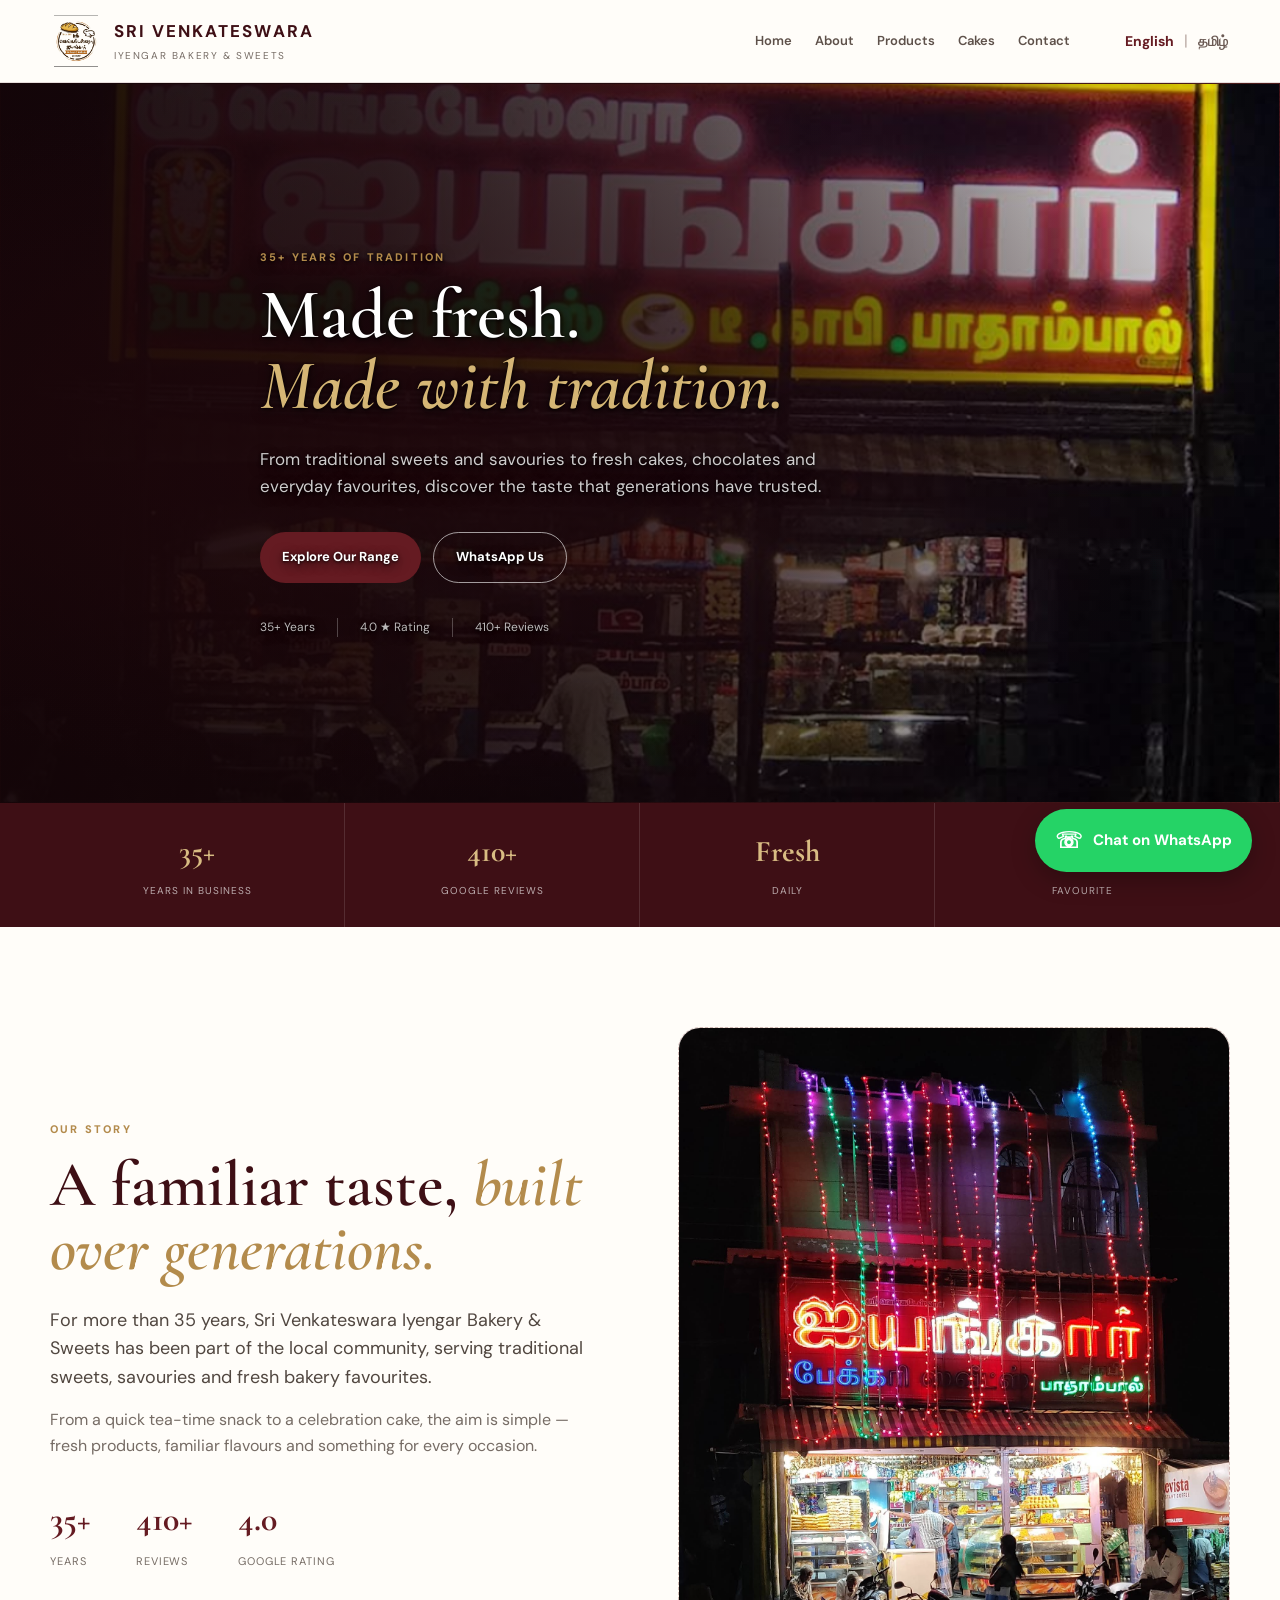
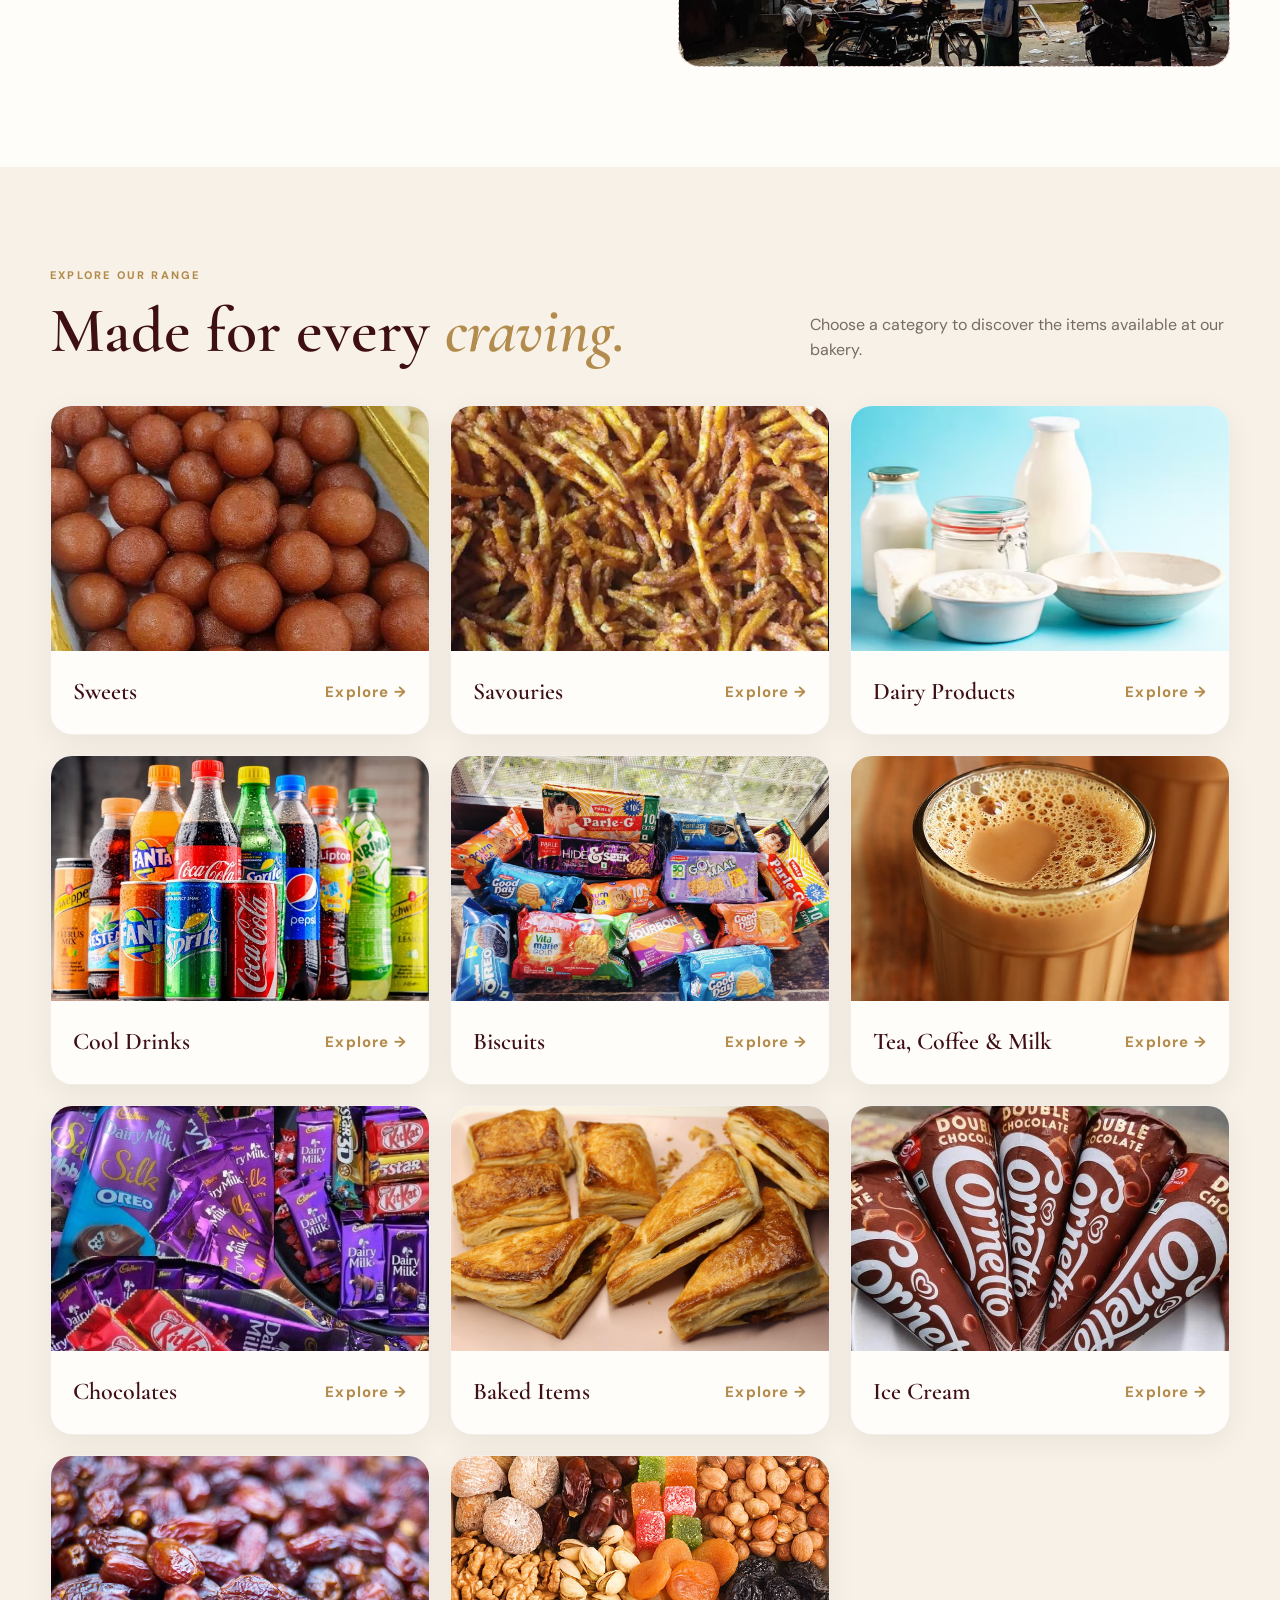
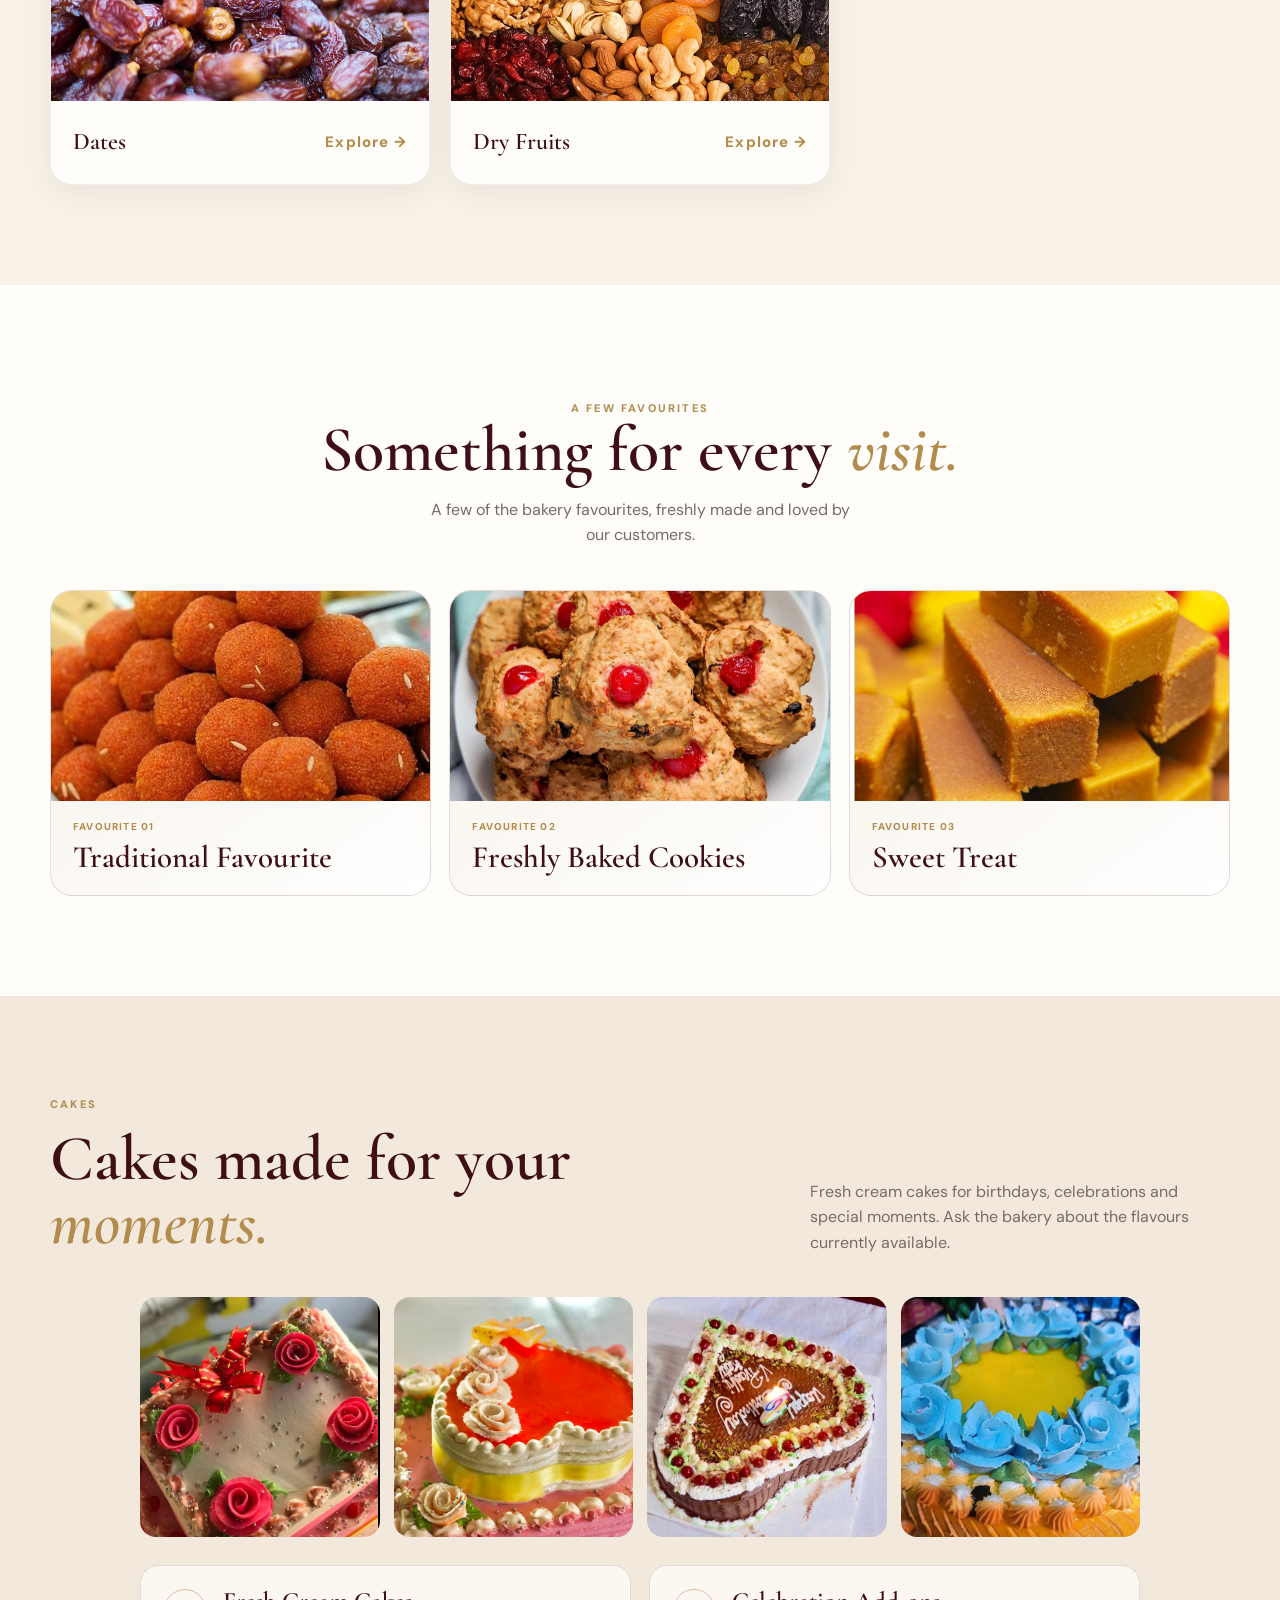
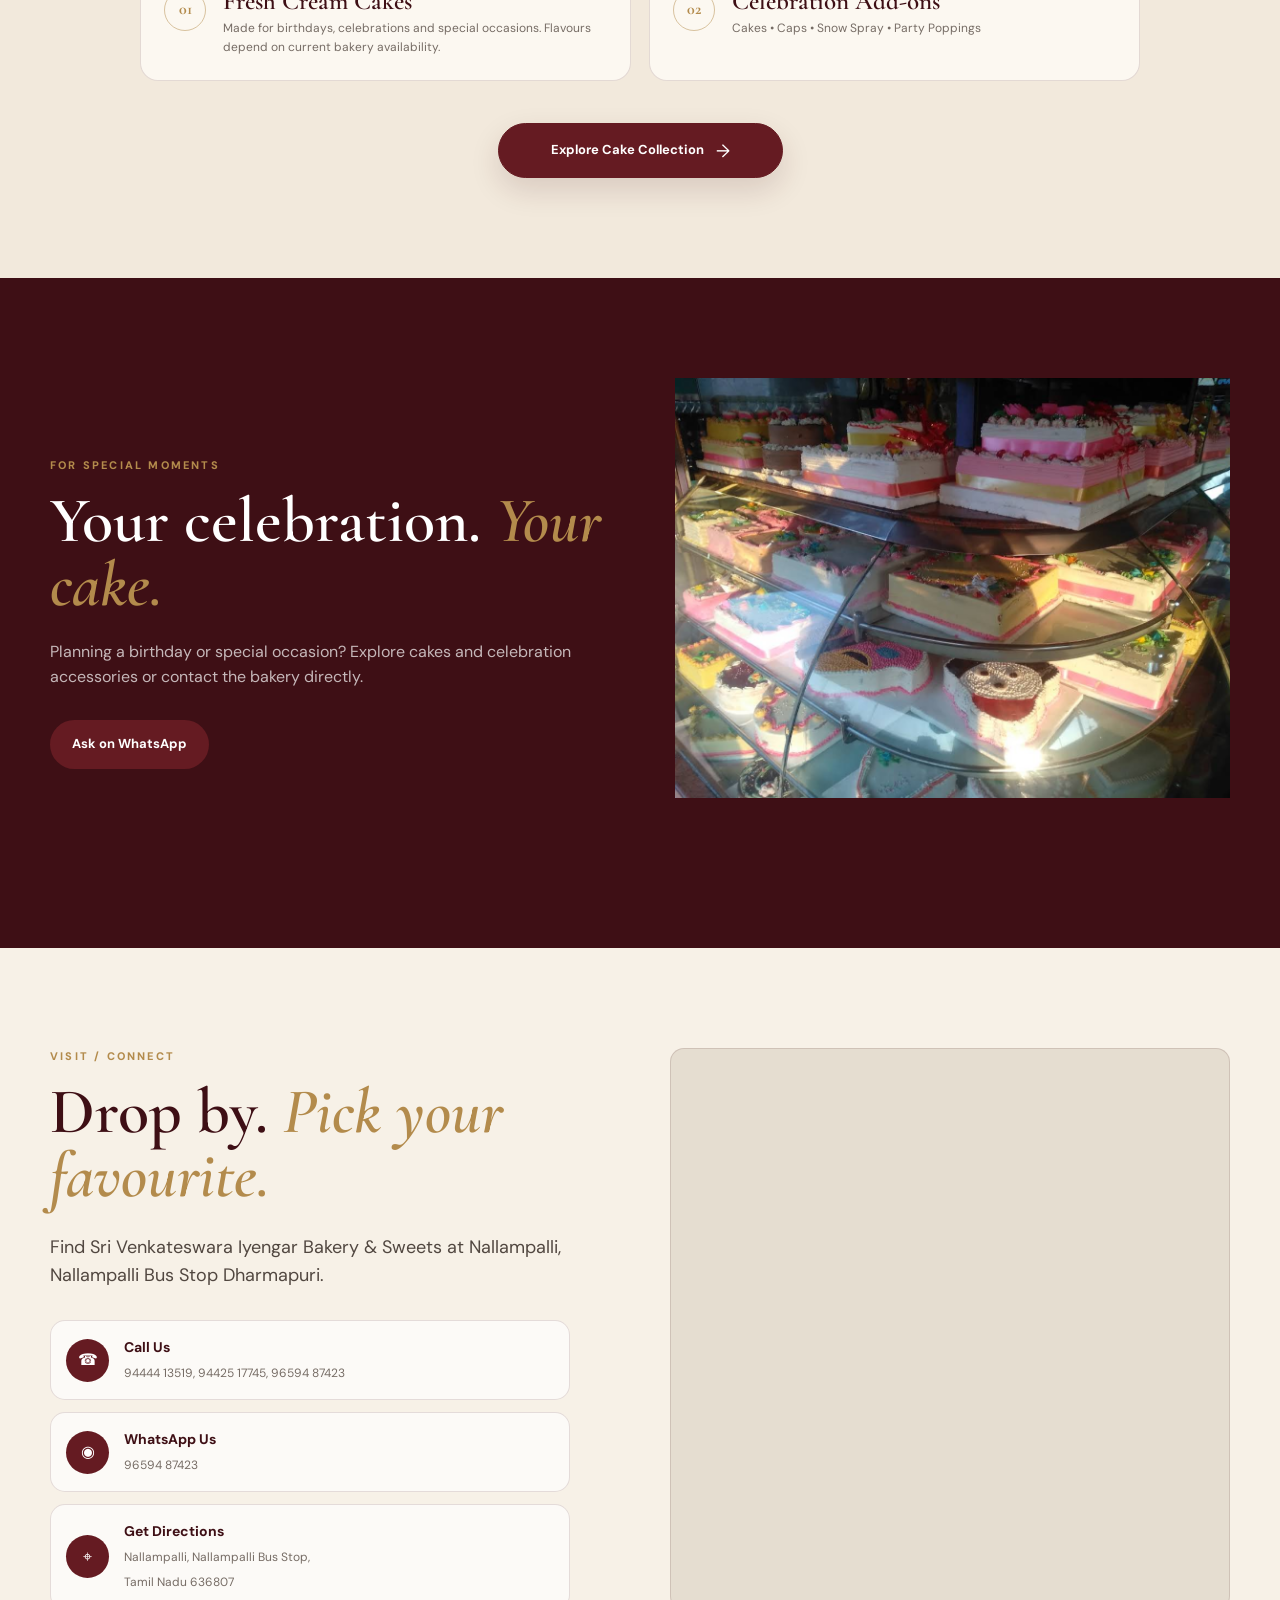
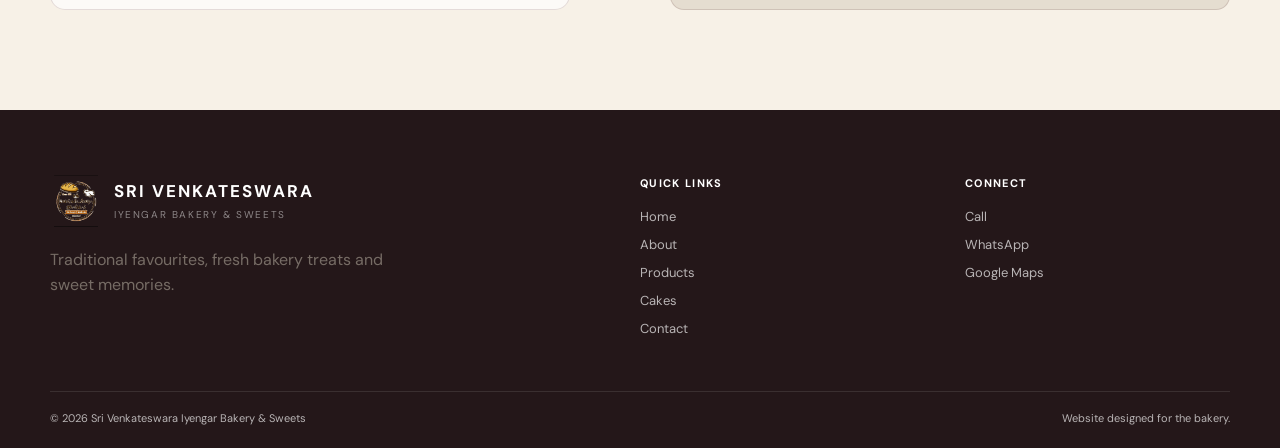
<file: index.html>
<!DOCTYPE html>
<html lang="en">
<head>

    <meta charset="UTF-8">

    <meta
        name="viewport"
        content="width=device-width, initial-scale=1.0"
    >

    <meta
        name="description"
        content="Sri Venkateswara Iyengar Bakery & Sweets - traditional sweets, savouries, cakes, chocolates, biscuits and more."
    >

    <title>Sri Venkateswara Iyengar Bakery & Sweets</title>

    <link rel="icon" type="image/svg+xml" href="favicon.svg">

    <link rel="stylesheet" href="style.css">

</head>


<body>


<!-- ================= HEADER ================= -->

<header class="site-header">

    <div class="container nav-container">

        <a href="index.html" class="brand">

         <img
    src="favicon.svg"
    alt="Sri Venkateswara Iyengar Bakery & Sweets"
    class="brand-logo"
>

            <span class="brand-text">

                <strong>SRI VENKATESWARA</strong>

                <small>IYENGAR BAKERY & SWEETS</small>

            </span>

        </a>


       <nav class="desktop-nav">
    <a href="#home"
       data-en="Home"
       data-ta="முகப்பு">Home</a>

    <a href="#about"
       data-en="About"
       data-ta="எங்களைப் பற்றி">About</a>

    <a href="#categories"
       data-en="Products"
       data-ta="தயாரிப்புகள்">Products</a>

    <a href="#cakes"
       data-en="Cakes"
       data-ta="கேக்குகள்">Cakes</a>

    <a href="#contact"
       data-en="Contact"
       data-ta="தொடர்பு">Contact</a>
</nav>


      <div class="language-switcher">
    <button id="englishBtn" class="language-btn active">English</button>
    <span>|</span>
    <button id="tamilBtn" class="language-btn">தமிழ்</button>
</div>


        <button
            class="menu-button"
            aria-label="Open navigation" data-en-aria="Open navigation" data-ta-aria="வழிசெலுத்தலைத் திறக்கவும்"
            aria-expanded="false"
        >
            ☰
        </button>

    </div>


    <nav class="mobile-nav">

        <a href="#home" data-en="Home" data-ta="முகப்பு">Home</a>

        <a href="#about" data-en="About" data-ta="எங்களைப் பற்றி">About</a>

        <a href="#categories" data-en="Products" data-ta="தயாரிப்புகள்">Products</a>

        <a href="#cakes" data-en="Cakes" data-ta="கேக்குகள்">Cakes</a>

        <a href="#contact" data-en="Contact" data-ta="தொடர்பு">Contact</a>

    </nav>

</header>



<main>


<!-- ================= HERO ================= -->

<section class="hero" id="home">


    <!-- HERO IMAGE WILL BE ADDED LATER -->

    <div class="hero-photo image-placeholder">

        <img src="images/shop/shopout.png" alt="Sri Venkateswara Iyengar Bakery">

    </div>


    <div class="hero-overlay"></div>


    <div class="container hero-content">

        <p class="eyebrow"
            data-en="35+ YEARS OF TRADITION"
            data-ta="35+ ஆண்டுகள் பாரம்பரியம்">
            35+ YEARS OF TRADITION
        </p>


        <h1>

            <span
                data-en="Made fresh."
                data-ta="தினமும் புதிதாக தயாரிக்கப்படும்.">
                Made fresh.
            </span>

            <em
                data-en="Made with tradition."
                data-ta="பாரம்பரிய சுவையுடன் தயாரிக்கப்படும்.">
                Made with tradition.
            </em>

        </h1>


        <p class="hero-description"
            data-en="From traditional sweets and savouries to fresh cakes, chocolates and everyday favourites, discover the taste that generations have trusted."
            data-ta="பாரம்பரிய இனிப்புகள் மற்றும் கார வகைகள் முதல் புதிய கேக்குகள், சாக்லேட்கள் மற்றும் தினசரி விருப்பங்கள் வரை, தலைமுறைகள் நம்பிய சுவையை அனுபவியுங்கள்.">

            From traditional sweets and savouries to fresh cakes,
            chocolates and everyday favourites, discover the taste
            that generations have trusted.

        </p>


        <div class="hero-buttons">

            <a
                href="#categories"
                class="button button-primary"
                data-en="Explore Our Range"
                data-ta="எங்கள் தயாரிப்புகளை பார்க்க"
            >
                Explore Our Range
            </a>


            <a
                href="https://wa.me/919659487423"
                target="_blank"
                rel="noopener"
                class="button button-light"
                data-en="WhatsApp Us"
                data-ta="வாட்ஸ்அப்பில் தொடர்புகொள்ளுங்கள்"
            >
                WhatsApp Us
            </a>

        </div>


        <div class="hero-trust">

            <span data-en="35+ Years" data-ta="35+ ஆண்டுகள்">
                35+ Years
            </span>

            <span data-en="4.0 ★ Rating" data-ta="4.0 ★ மதிப்பீடு">
                4.0 ★ Rating
            </span>

            <span data-en="410+ Reviews" data-ta="410+ விமர்சனங்கள்">
                410+ Reviews
            </span>

        </div>

    </div>

</section>



<!-- ================= TRUST BAR ================= -->

<section class="trust-bar">

    <div class="container trust-grid">


        <div class="trust-item">

            <strong>
                35+
            </strong>

            <span data-en="Years in Business" data-ta="வணிகத்தில் ஆண்டுகள்">
                Years in Business
            </span>

        </div>


        <div class="trust-item">

            <strong>
                410+
            </strong>

            <span data-en="Google Reviews" data-ta="கூகுள் விமர்சனங்கள்">
                Google Reviews
            </span>

        </div>


        <div class="trust-item">

            <strong>
                Fresh
            </strong>

            <span data-en="Daily" data-ta="தினமும்">
                Daily
            </span>

        </div>


        <div class="trust-item">

            <strong>
                Local
            </strong>

            <span data-en="Favourite" data-ta="விருப்பமானது">
                Favourite
            </span>

        </div>


    </div>

</section>



<!-- ================= ABOUT ================= -->

<section
    class="section about-section"
    id="about"
>

    <div class="container about-grid">


        <div class="about-content">

            <p class="eyebrow"
                data-en="OUR STORY"
                data-ta="எங்கள் கதை">
                OUR STORY
            </p>


            <h2>

                <span
                    data-en="A familiar taste,"
                    data-ta="பழக்கமான சுவை,">
                    A familiar taste,
                </span>

                <em
                    data-en="built over generations."
                    data-ta="தலைமுறைகளாக உருவானது.">
                    built over generations.
                </em>

            </h2>


            <p class="large-text"
                data-en="For more than 35 years, Sri Venkateswara Iyengar Bakery & Sweets has been part of the local community, serving traditional sweets, savouries and fresh bakery favourites."
                data-ta="35 ஆண்டுகளுக்கும் மேலாக, ஸ்ரீ வெங்கடேஸ்வரா ஐயங்கார் பேக்கரி & ஸ்வீட்ஸ் உள்ளூர் மக்களின் ஒரு அங்கமாக இருந்து, பாரம்பரிய இனிப்புகள், கார வகைகள் மற்றும் புதிய பேக்கரி விருப்பங்களை வழங்கி வருகிறது.">

                For more than 35 years, Sri Venkateswara Iyengar Bakery &
                Sweets has been part of the local community, serving
                traditional sweets, savouries and fresh bakery favourites.

            </p>


            <p
                data-en="From a quick tea-time snack to a celebration cake, the aim is simple — fresh products, familiar flavours and something for every occasion."
                data-ta="ஒரு சிறிய தேநீர் நேர சிற்றுண்டி முதல் கொண்டாட்ட கேக் வரை, எங்கள் நோக்கம் எளிமையானது — புதிய தயாரிப்புகள், பழக்கமான சுவைகள் மற்றும் ஒவ்வொரு சந்தர்ப்பத்திற்கும் ஏற்ற ஒன்று.">

                From a quick tea-time snack to a celebration cake,
                the aim is simple — fresh products, familiar flavours
                and something for every occasion.

            </p>


            <div class="about-points">


                <div>

                    <strong>
                        35+
                    </strong>

                    <span data-en="Years" data-ta="ஆண்டுகள்">
                        Years
                    </span>

                </div>


                <div>

                    <strong>
                        410+
                    </strong>

                    <span data-en="Reviews" data-ta="விமர்சனங்கள்">
                        Reviews
                    </span>

                </div>


                <div>

                    <strong>
                        4.0
                    </strong>

                    <span data-en="Google Rating" data-ta="கூகுள் மதிப்பீடு">
                        Google Rating
                    </span>

                </div>


            </div>

        </div>



        <!-- ABOUT IMAGE WILL BE ADDED LATER -->

        <div class="about-photo image-placeholder">
            <img src="images/shop/shopout2.png" alt="Bakery shop">
        </div>


    </div>

</section>



<!-- ================= CATEGORIES ================= -->

<section
    class="section categories-section"
    id="categories"
>

    <div class="container">


        <div class="section-heading">

            <div>

                <p class="eyebrow"
                    data-en="EXPLORE OUR RANGE"
                    data-ta="எங்கள் தயாரிப்புகளை பார்க்க">
                    EXPLORE OUR RANGE
                </p>


                <h2>

                    <span data-en="Made for every" data-ta="ஒவ்வொரு விருப்பத்திற்கும்">
                        Made for every
                    </span>

                    <em data-en="craving." data-ta="ஏற்றவாறு.">
                        craving.
                    </em>

                </h2>

            </div>


            <p
                data-en="Choose a category to discover the items available at our bakery."
                data-ta="எங்கள் பேக்கரியில் கிடைக்கும் தயாரிப்புகளை அறிய ஒரு வகையைத் தேர்ந்தெடுக்கவும்.">

                Choose a category to discover the items available
                at our bakery.

            </p>

        </div>



        <div class="category-grid">


            <!-- ================= SWEETS ================= -->

            <a
                href="category.html?category=sweets"
                class="category-card"
            >

                <div class="category-image">

                    <img
                        src="images/products/gulabjamun.png"
                        alt="Sweets"
                    >

                </div>


                <div class="category-details">

                    <h3 data-en="Sweets" data-ta="இனிப்புகள்">
                        Sweets
                    </h3>

                    <span data-en="Explore →" data-ta="பார்க்க →">
                        Explore →
                    </span>

                </div>

            </a>



            <!-- ================= SAVOURIES ================= -->

            <a
                href="category.html?category=savouries"
                class="category-card"
            >

                <div class="category-image">

                    <img
                        src="images/products/savories1.png"
                        alt="Savouries"
                    >

                </div>


                <div class="category-details">

                    <h3 data-en="Savouries" data-ta="கார வகைகள்">
                        Savouries
                    </h3>

                    <span data-en="Explore →" data-ta="பார்க்க →">
                        Explore →
                    </span>

                </div>

            </a>



            <!-- ================= DAIRY ================= -->

            <a
                href="category.html?category=dairy"
                class="category-card"
            >

                <div class="category-image">

                    <img
                        src="images/products/dairy.png"
                        alt="Dairy Products"
                    >

                </div>


                <div class="category-details">

                    <h3 data-en="Dairy Products" data-ta="பால் பொருட்கள்">
                        Dairy Products
                    </h3>

                    <span data-en="Explore →" data-ta="பார்க்க →">
                        Explore →
                    </span>

                </div>

            </a>



            <!-- ================= COOL DRINKS ================= -->

            <a
                href="category.html?category=cool-drinks"
                class="category-card"
            >

                <div class="category-image">

                    <img
                        src="images/products/cooldrinks.png"
                        alt="Cool Drinks"
                    >

                </div>


                <div class="category-details">

                    <h3 data-en="Cool Drinks" data-ta="குளிர்பானங்கள்">
                        Cool Drinks
                    </h3>

                    <span data-en="Explore →" data-ta="பார்க்க →">
                        Explore →
                    </span>

                </div>

            </a>



            <!-- ================= BISCUITS ================= -->

            <a
                href="category.html?category=biscuits"
                class="category-card"
            >

                <div class="category-image">

                    <img
                        src="images/products/biscuits.png"
                        alt="Biscuits"
                    >

                </div>


                <div class="category-details">

                    <h3 data-en="Biscuits" data-ta="பிஸ்கட்டுகள்">
                        Biscuits
                    </h3>

                    <span data-en="Explore →" data-ta="பார்க்க →">
                        Explore →
                    </span>

                </div>

            </a>



            <!-- ================= TEA COFFEE MILK ================= -->

            <a
                href="category.html?category=tea-coffee-milk"
                class="category-card"
            >

                <div class="category-image">

                    <img
                        src="images/products/tea.png"
                        alt="Tea Coffee and Milk"
                    >

                </div>


                <div class="category-details">

                    <h3 data-en="Tea, Coffee & Milk" data-ta="தேநீர், காபி & பால்">
                        Tea, Coffee & Milk
                    </h3>

                    <span data-en="Explore →" data-ta="பார்க்க →">
                        Explore →
                    </span>

                </div>

            </a>



            <!-- ================= CHOCOLATES ================= -->

            <a
                href="category.html?category=chocolates"
                class="category-card"
            >

                <div class="category-image">

                    <img
                        src="images/products/chocolate.png"
                        alt="Chocolates"
                    >

                </div>


                <div class="category-details">

                    <h3 data-en="Chocolates" data-ta="சாக்லேட்கள்">
                        Chocolates
                    </h3>

                    <span data-en="Explore →" data-ta="பார்க்க →">
                        Explore →
                    </span>

                </div>

            </a>



            <!-- ================= BAKED ITEMS ================= -->

            <a
                href="category.html?category=baked-items"
                class="category-card category-card-no-image"
            >
                <div class="category-image">
                    <img
            src="images/products/baked.jpg"
            alt="Baked Items"
        >
                    <div>
                        <span>BAKED ITEMS</span>
                        <small>Fresh bakery favourites</small>
                    </div>
                </div>

                <div class="category-details">
                    <h3 data-en="Baked Items" data-ta="பேக்கரி தயாரிப்புகள்">
                        Baked Items
                    </h3>
                    <span data-en="Explore →" data-ta="பார்க்க →">
                        Explore →
                    </span>
                </div>
            </a>


            <!-- ================= ICE CREAM ================= -->

            <a
                href="category.html?category=ice-cream"
                class="category-card"
            >

                <div class="category-image">

                    <img
                        src="images/products/icecream.png"
                        alt="Ice Cream"
                    >

                </div>


                <div class="category-details">

                    <h3 data-en="Ice Cream" data-ta="ஐஸ்கிரீம்">
                        Ice Cream
                    </h3>

                    <span data-en="Explore →" data-ta="பார்க்க →">
                        Explore →
                    </span>

                </div>

            </a>
<!-- ================= DATES ================= -->

<a
    href="category.html?category=dates"
    class="category-card category-card-no-image"
>
    <div class="category-image">
    <img src="images/products/dates.png" alt="Dates">
</div>

    <div class="category-details">
        <h3
            data-en="Dates"
            data-ta="பேரீச்சம்பழங்கள்"
        >
            Dates
        </h3>

        <span
            data-en="Explore →"
            data-ta="பார்க்க →"
        >
            Explore →
        </span>
    </div>
</a>


<!-- ================= DRY FRUITS ================= -->

<a
    href="category.html?category=dry-fruits"
    class="category-card category-card-no-image"
>
    <div class="category-image">
    <img src="images/products/dryfruits.png" alt="Dry Fruits">
</div>

    <div class="category-details">
        <h3
            data-en="Dry Fruits"
            data-ta="உலர் பழங்கள்"
        >
            Dry Fruits
        </h3>

        <span
            data-en="Explore →"
            data-ta="பார்க்க →"
        >
            Explore →
        </span>
    </div>
</a>

        </div>

    </div>

</section>



<!-- ================= POPULAR FAVOURITES ================= -->

<section class="section favourites-section">

    <div class="container">

        <div class="section-heading centered">

            <p class="eyebrow"
                data-en="A FEW FAVOURITES"
                data-ta="சில விருப்பமானவை">
                A FEW FAVOURITES
            </p>

            <h2>
                <span data-en="Something for every" data-ta="ஒவ்வொரு வருகைக்கும் ஏற்ற">
                    Something for every
                </span>
                <em data-en="visit." data-ta="ஒன்று.">
                    visit.
                </em>
            </h2>

            <p
                data-en="A few of the bakery favourites, freshly made and loved by our customers."
                data-ta="எங்கள் வாடிக்கையாளர்களால் விரும்பப்படும், புதிதாக தயாரிக்கப்பட்ட சில பேக்கரி விருப்பங்கள்.">
                A few of the bakery favourites,
                freshly made and loved by our customers.
            </p>

        </div>


        <div class="favourite-grid">

            <div class="favourite-card">

                <img
                    src="images/products/mothiladdu.png"
                    alt="Ladoo"
                >

                <span data-en="FAVOURITE 01" data-ta="விருப்பமானது 01">
                    FAVOURITE 01
                </span>

                <h3 data-en="Traditional Favourite" data-ta="பாரம்பரிய விருப்பம்">
                    Traditional Favourite
                </h3>

            </div>


            <div class="favourite-card">

                <img
                    src="images/products/coconut.png"
                    alt="Fresh bakery bite"
                >

                <span data-en="FAVOURITE 02" data-ta="விருப்பமானது 02">
                    FAVOURITE 02
                </span>

                <h3
                    data-en="Freshly Baked Cookies"
                    data-ta="புதிதாக சுடப்பட்ட குக்கீஸ்">
                   Freshly Baked Cookies
                </h3>

            </div>


            <div class="favourite-card">

                <img
                    src="images/products/mysorepak.png"
                    alt="Mysore Pak"
                >

                <span data-en="FAVOURITE 03" data-ta="விருப்பமானது 03">
                    FAVOURITE 03
                </span>

                <h3 data-en="Sweet Treat" data-ta="இனிப்பு விருந்து">
                    Sweet Treat
                </h3>

            </div>

        </div>

    </div>

</section>

<!-- ================= CAKES ================= -->

<section
    class="section cakes-section"
    id="cakes"
>

    <div class="container">


        <div class="section-heading">

            <div>

                <p class="eyebrow"
                    data-en="CAKES"
                    data-ta="கேக்குகள்">
                    CAKES
                </p>


                <h2>
                    <span data-en="Cakes made for your" data-ta="உங்கள் தருணங்களுக்கான">
                        Cakes made for your
                    </span>
                    <em data-en="moments." data-ta="கேக்குகள்.">
                        moments.
                    </em>
                </h2>

            </div>


            <p
                data-en="Fresh cream cakes for birthdays, celebrations and special moments. Ask the bakery about the flavours currently available."
                data-ta="பிறந்தநாள், கொண்டாட்டங்கள் மற்றும் சிறப்பு தருணங்களுக்கான புதிய கிரீம் கேக்குகள். தற்போது கிடைக்கும் சுவைகளை பேக்கரியிடம் கேளுங்கள்.">
                Fresh cream cakes for birthdays, celebrations and special moments.
                Ask the bakery about the flavours currently available.
            </p>
        </div>
<!-- 4 CAKE PHOTOS -->
<div class="cake-grid">

    <div class="cake-photo">
        <img
            src="images/cakes/cake6.png"
            alt="Celebration cake"
        >
    </div>

    <div class="cake-photo">
        <img
            src="images/cakes/cake9.png"
            alt="Celebration cake"
        >
    </div>

    <div class="cake-photo">
        <img
            src="images/cakes/cake11.png"
            alt="Celebration cake"
        >
    </div>

    <div class="cake-photo">
        <img
            src="images/cakes/cake12.png"
            alt="Celebration cake"
        >
    </div>

</div>



        <div class="cake-info-grid">

            <div class="cake-info-card">
                <span class="cake-info-icon">01</span>
                <div>
                    <h3 data-en="Fresh Cream Cakes" data-ta="புதிய கிரீம் கேக்குகள்">Fresh Cream Cakes</h3>
                    <p data-en="Made for birthdays, celebrations and special occasions. Flavours depend on current bakery availability." data-ta="பிறந்தநாள், கொண்டாட்டங்கள் மற்றும் சிறப்பு நிகழ்ச்சிகளுக்கான கேக்குகள். சுவைகள் தற்போதைய பேக்கரி கிடைப்பைப் பொறுத்தது.">
                        Made for birthdays, celebrations and special occasions. Flavours depend on current bakery availability.
                    </p>
                </div>
            </div>

            <div class="cake-info-card">
                <span class="cake-info-icon">02</span>
                <div>
                    <h3 data-en="Celebration Add-ons" data-ta="கொண்டாட்டப் பொருட்கள்">Celebration Add-ons</h3>
                    <p data-en="Cakes • Caps • Snow Spray • Party Poppings" data-ta="கேக்குகள் • கேக் கேப்ஸ் • ஸ்னோ ஸ்ப்ரே • பார்ட்டி பாப்பிங்ஸ்">
                        Cakes • Caps • Snow Spray • Party Poppings
                    </p>
                </div>
            </div>

        </div>

     <!-- ================= CAKE COLLECTION ================= -->

<details class="cake-explore" id="cake-collection">

    <summary class="cake-explore-button">
        <span
            data-en="Explore Cake Collection"
            data-ta="கேக் வகைகளைப் பார்க்க">
            Explore Cake Collection
        </span>
        <span class="cake-explore-arrow">→</span>
    </summary>


    <div class="cake-explore-content">

        <!-- INTRO -->

        <div class="cake-explore-heading">

            <p
                class="eyebrow"
                data-en="OUR CAKE RANGE"
                data-ta="எங்கள் கேக் வகைகள்">
                OUR CAKE RANGE
            </p>

            <h3
                data-en="Made for every celebration."
                data-ta="ஒவ்வொரு கொண்டாட்டத்திற்கும்.">
                Made for every celebration.
            </h3>

            <p
                data-en="Explore the cake varieties available at the bakery. Designs, flavours and availability may vary."
                data-ta="பேக்கரியில் கிடைக்கும் கேக் வகைகளைப் பாருங்கள். வடிவமைப்பு, சுவை மற்றும் கிடைப்புத் தன்மை மாறுபடலாம்.">
                Explore the cake varieties available at the bakery.
                Designs, flavours and availability may vary.
            </p>

        </div>


        <!-- FRESH CREAM -->

        <div class="cake-range">

            <div class="cake-range-heading">

                <span>01</span>

                <h4
                    data-en="Fresh Cream Cakes"
                    data-ta="ஃப்ரெஷ் கிரீம் கேக்குகள்">
                    Fresh Cream Cakes
                </h4>

            </div>

            <div class="cake-tags">

                <span data-en="Black Forest" data-ta="பிளாக் ஃபாரஸ்ட்">Black Forest</span>
<span data-en="White Forest" data-ta="வைட் ஃபாரஸ்ட்">White Forest</span>
<span data-en="Red Velvet" data-ta="ரெட் வெல்வெட்">Red Velvet</span>
<span data-en="Eggless Cake" data-ta="முட்டையில்லா கேக்">Eggless Cake</span>
            </div>

        </div>


        <!-- BUTTERCREAM -->

        <div class="cake-range">

            <div class="cake-range-heading">

                <span>02</span>

                <h4
                    data-en="Buttercream Cakes"
                    data-ta="பட்டர் கிரீம் கேக்குகள்">
                    Buttercream Cakes
                </h4>

            </div>

            <div class="cake-tags">

                <span data-en="Vanilla Cake" data-ta="வெனிலா கேக்">Vanilla Cake</span>
<span data-en="Strawberry Cake" data-ta="ஸ்ட்ராபெரி கேக்">Strawberry Cake</span>
<span data-en="Chocolate Cake" data-ta="சாக்லேட் கேக்">Chocolate Cake</span>
<span data-en="Honey Cake" data-ta="ஹனி கேக்">Honey Cake</span>
<span data-en="Triple Layer Cake" data-ta="மூன்று அடுக்கு கேக்">Triple Layer Cake</span>
<span data-en="Coconut Chocolate Cake" data-ta="தேங்காய் சாக்லேட் கேக்">Coconut Chocolate Cake</span>

            </div>

        </div>


        <!-- PLUM CAKES -->

        <div class="cake-range">

            <div class="cake-range-heading">

                <span>03</span>

                <h4
                    data-en="Plum Cakes"
                    data-ta="ப்ளம் கேக்குகள்">
                    Plum Cakes
                </h4>

            </div>

            <div class="cake-tags">

              <span data-en="Rich Plum Cake" data-ta="ரிச் ப்ளம் கேக்">Rich Plum Cake</span>
<span data-en="Chocolate Plum Cake" data-ta="சாக்லேட் ப்ளம் கேக்">Chocolate Plum Cake</span>
<span data-en="Pineapple Plum Cake" data-ta="அன்னாசி ப்ளம் கேக்">Pineapple Plum Cake</span>
<span data-en="Vanilla Plum Cake" data-ta="வெனிலா ப்ளம் கேக்">Vanilla Plum Cake</span>

            </div>

        </div>


        <!-- TIME PASS -->

        <div class="cake-range">

            <div class="cake-range-heading">

                <span>04</span>

                <h4
                    data-en="Time Pass Cakes"
                    data-ta="டைம் பாஸ் கேக்குகள்">
                    Time Pass Cakes
                </h4>

            </div>

            <div class="cake-tags">

              <span data-en="Fooden Cake" data-ta="ஃபூடன் கேக்">Fooden Cake</span>
<span data-en="Banana Cake" data-ta="வாழைப்பழ கேக்">Banana Cake</span>
<span data-en="Ghee Cake" data-ta="நெய் கேக்">Ghee Cake</span>
<span data-en="Chess Cake" data-ta="செஸ் கேக்">Chess Cake</span>
<span data-en="Red Velvet Brownie" data-ta="ரெட் வெல்வெட் பிரவுனி">Red Velvet Brownie</span>

            </div>

        </div>


        <!-- SPECIAL -->

        <div class="cake-range">

            <div class="cake-range-heading">

                <span>05</span>

                <h4
                    data-en="Special Cakes"
                    data-ta="சிறப்பு கேக்குகள்">
                    Special Cakes
                </h4>

            </div>

            <div class="cake-tags">

              <span data-en="Pepper Cashew Cake" data-ta="மிளகு முந்திரி கேக்">Pepper Cashew Cake</span>
<span data-en="Chocolate Cup Cakes" data-ta="சாக்லேட் கப் கேக்குகள்">Chocolate Cup Cakes</span>
<span data-en="Customized Cakes" data-ta="தனிப்பயன் கேக்குகள்">Customized Cakes</span>

            </div>

        </div>


        <!-- CAKE GALLERY -->

        <div class="cake-gallery-heading">

            <p
                class="eyebrow"
                data-en="CAKE GALLERY"
                data-ta="கேக் புகைப்படங்கள்">
                CAKE GALLERY
            </p>

            <h3
                data-en="Some of our creations."
                data-ta="எங்கள் சில கேக் வடிவங்கள்.">
                Some of our creations.
            </h3>

        </div>


        <div class="cake-gallery">

            <div class="cake-gallery-item">
                <img
                    src="images/cakes/ncake6.png"
                    alt="Celebration cake">
            </div>

            <div class="cake-gallery-item">
                <img
                    src="images/cakes/ncake5.png"
                    alt="Celebration cake">
            </div>

            <div class="cake-gallery-item">
                <img
                    src="images/cakes/ncake2.png"
                    alt="Celebration cake">
            </div>

            <div class="cake-gallery-item">
                <img
                    src="images/cakes/ncake1.png"
                    alt="Celebration cake">
            </div>

        </div>

        <!-- CUSTOMIZED -->

        <div class="custom-cake-note">

            <span class="custom-cake-icon">✦</span>

            <div>

                <h4
                    data-en="Customized Cakes Available"
                    data-ta="தனிப்பயன் கேக்குகள் கிடைக்கும்">
                    Customized Cakes Available
                </h4>

                <p
                    data-en="Special designs can be prepared for birthdays and celebrations. Please check availability with the bakery."
                    data-ta="பிறந்தநாள் மற்றும் கொண்டாட்டங்களுக்கான சிறப்பு வடிவமைப்புகள் தயாரிக்கப்படலாம். பேக்கரியிடம் கிடைப்பைத் தெரிந்துகொள்ளுங்கள்.">
                    Special designs can be prepared for birthdays and celebrations.
                    Please check availability with the bakery.
                </p>

            </div>

        </div>


        <!-- SEASONAL ORDERS -->

        <div class="seasonal-cake-orders">

            <div class="cake-gallery-heading">

                <p
                    class="eyebrow"
                    data-en="SPECIAL OCCASIONS"
                    data-ta="சிறப்பு நிகழ்ச்சிகள்">
                    SPECIAL OCCASIONS
                </p>

                <h3
                    data-en="Orders for the season."
                    data-ta="சிறப்பு காலங்களுக்கான ஆர்டர்கள்.">
                    Orders for the season.
                </h3>

            </div>


            <div class="seasonal-grid">

                <div>
                    <strong
                        data-en="Diwali"
                        data-ta="தீபாவளி">
                        Diwali
                    </strong>

                    <span
                        data-en="Sweet orders undertaken"
                        data-ta="இனிப்பு ஆர்டர்கள் ஏற்றுக்கொள்ளப்படும்">
                        Sweet orders undertaken
                    </span>
                </div>


                <div>
                    <strong
                        data-en="Dussehra / Ayudha Pooja"
                        data-ta="தசரா / ஆயுத பூஜை">
                        Dussehra / Ayudha Pooja
                    </strong>

                    <span
                        data-en="Sweet orders undertaken"
                        data-ta="இனிப்பு ஆர்டர்கள் ஏற்றுக்கொள்ளப்படும்">
                        Sweet orders undertaken
                    </span>
                </div>


                <div>
                    <strong
                        data-en="Christmas"
                        data-ta="கிறிஸ்துமஸ்">
                        Christmas
                    </strong>

                    <span
                        data-en="Christmas cakes available"
                        data-ta="கிறிஸ்துமஸ் கேக்குகள் கிடைக்கும்">
                        Christmas cakes available
                    </span>
                </div>


                <div>
                    <strong
                        data-en="New Year"
                        data-ta="புத்தாண்டு">
                        New Year
                    </strong>

                    <span
                        data-en="Special cakes available"
                        data-ta="சிறப்பு கேக்குகள் கிடைக்கும்">
                        Special cakes available
                    </span>
                </div>

            </div>

        </div>

    </div>

</details>

    </div>

</section>



<!-- ================= CELEBRATION ================= -->

<section class="section celebration-section">

    <div class="container celebration-grid">


        <div class="celebration-content">

            <p class="eyebrow"
                data-en="FOR SPECIAL MOMENTS"
                data-ta="சிறப்பு தருணங்களுக்காக">
                FOR SPECIAL MOMENTS
            </p>


            <h2>
                <span data-en="Your celebration." data-ta="உங்கள் கொண்டாட்டம்.">
                    Your celebration.
                </span>
                <em data-en="Your cake." data-ta="உங்கள் கேக்.">
                    Your cake.
                </em>
            </h2>


            <p
                data-en="Planning a birthday or special occasion? Explore cakes and celebration accessories or contact the bakery directly."
                data-ta="பிறந்தநாள் அல்லது சிறப்பு நிகழ்ச்சியைத் திட்டமிடுகிறீர்களா? கேக்குகள் மற்றும் கொண்டாட்டப் பொருட்களைப் பாருங்கள் அல்லது பேக்கரியை நேரடியாகத் தொடர்புகொள்ளுங்கள்.">
                Planning a birthday or special occasion?
                Explore cakes and celebration accessories
                or contact the bakery directly.
            </p>


            <a
                href="https://wa.me/919659487423?text=Hi%2C%20I%20would%20like%20to%20ask%20about%20cakes."
                target="_blank"
                rel="noopener"
                class="button button-primary"
                data-en="Ask on WhatsApp"
                data-ta="வாட்ஸ்அப்பில் கேளுங்கள்"
            >
                Ask on WhatsApp
            </a>

        </div>



        <!-- CELEBRATION IMAGE WILL BE ADDED LATER -->
<div class="celebration-photo">
    <img src="images/cakes/cakeshow.png" alt="Celebration at Sri Venkateswara Iyengar Bakery">
</div>

</section>




<!-- ================= CONTACT ================= -->

<section
    class="section contact-section"
    id="contact"
>

    <div class="container contact-grid">


        <div class="contact-content">

            <p class="eyebrow"
                data-en="VISIT / CONNECT"
                data-ta="வருகை / தொடர்பு">
                VISIT / CONNECT
            </p>


            <h2>
                <span data-en="Drop by." data-ta="வந்து செல்லுங்கள்.">
                    Drop by.
                </span>
                <em data-en="Pick your favourite." data-ta="உங்கள் விருப்பத்தைத் தேர்ந்தெடுங்கள்.">
                    Pick your favourite.
                </em>
            </h2>


            <p class="large-text"
                data-en="Find Sri Venkateswara Iyengar Bakery & Sweets at Nallampalli, Nallampalli Bus Stop Dharmapuri."
                data-ta="ஸ்ரீ வெங்கடேஸ்வரா ஐயங்கார் பேக்கரி & ஸ்வீட்ஸை, நல்லம்பள்ளி, தர்மபுரியில் காணலாம்.">
                Find Sri Venkateswara Iyengar Bakery & Sweets
                at Nallampalli, Dharmapuri.
            </p>

             <div class="contact-list">

    <!-- CALL US -->
    <div class="contact-item">

        <span class="contact-icon">
            ☎
        </span>

        <div>
            <strong
                data-en="Call Us"
                data-ta="அழைக்கவும்">
                Call Us
            </strong>

            <small class="phone-numbers">
                <a href="tel:+919444413519">94444 13519,</a>
                <a href="tel:+919442517745">94425 17745,</a>
                <a href="tel:+919659487423">96594 87423</a>
            </small>
        </div>

    </div>


    <!-- WHATSAPP -->
    <a
        href="https://wa.me/919659487423"
        target="_blank"
        rel="noopener"
        class="contact-item">

        <span class="contact-icon">
            ◉
        </span>

        <div>
            <strong
                data-en="WhatsApp Us"
                data-ta="வாட்ஸ்அப்பில் தொடர்புகொள்ளுங்கள்">
                WhatsApp Us
            </strong>

            <small>
                96594 87423
            </small>
        </div>

    </a>


    <!-- GET DIRECTIONS -->
    <a
        href="https://www.google.com/maps/dir/?api=1&destination=12.060801,78.113474"
        target="_blank"
        rel="noopener"
        class="contact-item">

        <span class="contact-icon">
            ⌖
        </span>

        <div>
            <strong
                data-en="Get Directions"
                data-ta="வழிகாட்டுதலைப் பெறுங்கள்">
                Get Directions
            </strong>

            <small>
                Nallampalli, Nallampalli Bus Stop,<br>
                Tamil Nadu 636807
            </small>
        </div>

    </a>

</div>

   </div>        

<div class="map-placeholder">
    <iframe
        src="https://www.google.com/maps?q=12.060801,78.113474&output=embed"
        width="100%"
        height="100%"
        style="border:0;"
        allowfullscreen=""
        loading="lazy"
        referrerpolicy="no-referrer-when-downgrade">
    </iframe>
</div>


    </div>

</section>


</main>



<!-- ================= FOOTER ================= -->

<footer class="footer">


    <div class="container footer-grid">


        <div class="footer-about">


            <a
                href="#home"
                class="brand footer-brand"
            >
 <img
    src="favicon.svg"
    alt="Sri Venkateswara Iyengar Bakery & Sweets"
    class="brand-logo"
>

                <span class="brand-text">

                    <strong>
                        SRI VENKATESWARA
                    </strong>

                    <small>
                        IYENGAR BAKERY & SWEETS
                    </small>

                </span>

            </a>


            <p
                data-en="Traditional favourites, fresh bakery treats and sweet memories."
                data-ta="பாரம்பரிய விருப்பங்கள், புதிய பேக்கரி சுவைகள் மற்றும் இனிய நினைவுகள்.">
                Traditional favourites, fresh bakery treats
                and sweet memories.
            </p>

        </div>



        <div class="footer-links">

            <h4 data-en="Quick Links" data-ta="விரைவு இணைப்புகள்">
                Quick Links
            </h4>


            <a href="#home" data-en="Home" data-ta="முகப்பு">
                Home
            </a>

            <a href="#about" data-en="About" data-ta="எங்களைப் பற்றி">
                About
            </a>

            <a href="#categories" data-en="Products" data-ta="தயாரிப்புகள்">
                Products
            </a>

            <a href="#cakes" data-en="Cakes" data-ta="கேக்குகள்">
                Cakes
            </a>

           

            <a href="#contact" data-en="Contact" data-ta="தொடர்பு">
                Contact
            </a>

        </div>



        <div class="footer-links">

            <h4 data-en="Connect" data-ta="தொடர்பு">
                Connect
            </h4>


            <a href="tel:+919659487423" data-en="Call" data-ta="அழைக்கவும்">
                Call
            </a>


            <a
                href="https://wa.me/919659487423"
                target="_blank"
                rel="noopener"
                data-en="WhatsApp"
                data-ta="வாட்ஸ்அப்"
            >
                WhatsApp
            </a>


            <a
                href="https://www.google.com/maps/search/?api=1&query=Sri+Venkateswara+Iyengar+Bakery+Adiyamankottai"
                target="_blank"
                rel="noopener"
                data-en="Google Maps"
                data-ta="கூகுள் மேப்ஸ்"
            >
                Google Maps
            </a>

        </div>


    </div>



    <div class="container footer-bottom">


        <span>

            © <span id="year"></span>

            Sri Venkateswara Iyengar Bakery & Sweets

        </span>


        <span
            data-en="Website designed for the bakery."
            data-ta="பேக்கரிக்காக வடிவமைக்கப்பட்ட இணையதளம்.">
            Website designed for the bakery.
        </span>


    </div>


</footer>



<button
    class="back-top"
    aria-label="Back to top" data-en-aria="Back to top" data-ta-aria="மேலே செல்லவும்"
>
    ↑
</button>



<script src="script.js"></script>

<a
    href="https://wa.me/919659487423"
    class="floating-whatsapp"
    target="_blank"
    rel="noopener"
    aria-label="Chat with Sri Venkateswara Iyengar Bakery on WhatsApp"
>
    <span class="whatsapp-icon">☏</span>
    <span class="whatsapp-text"
        data-en="Chat on WhatsApp"
        data-ta="வாட்ஸ்அப்பில் தொடர்புகொள்ளுங்கள்">Chat on WhatsApp</span>
</a>
</body>
</html>
</file>
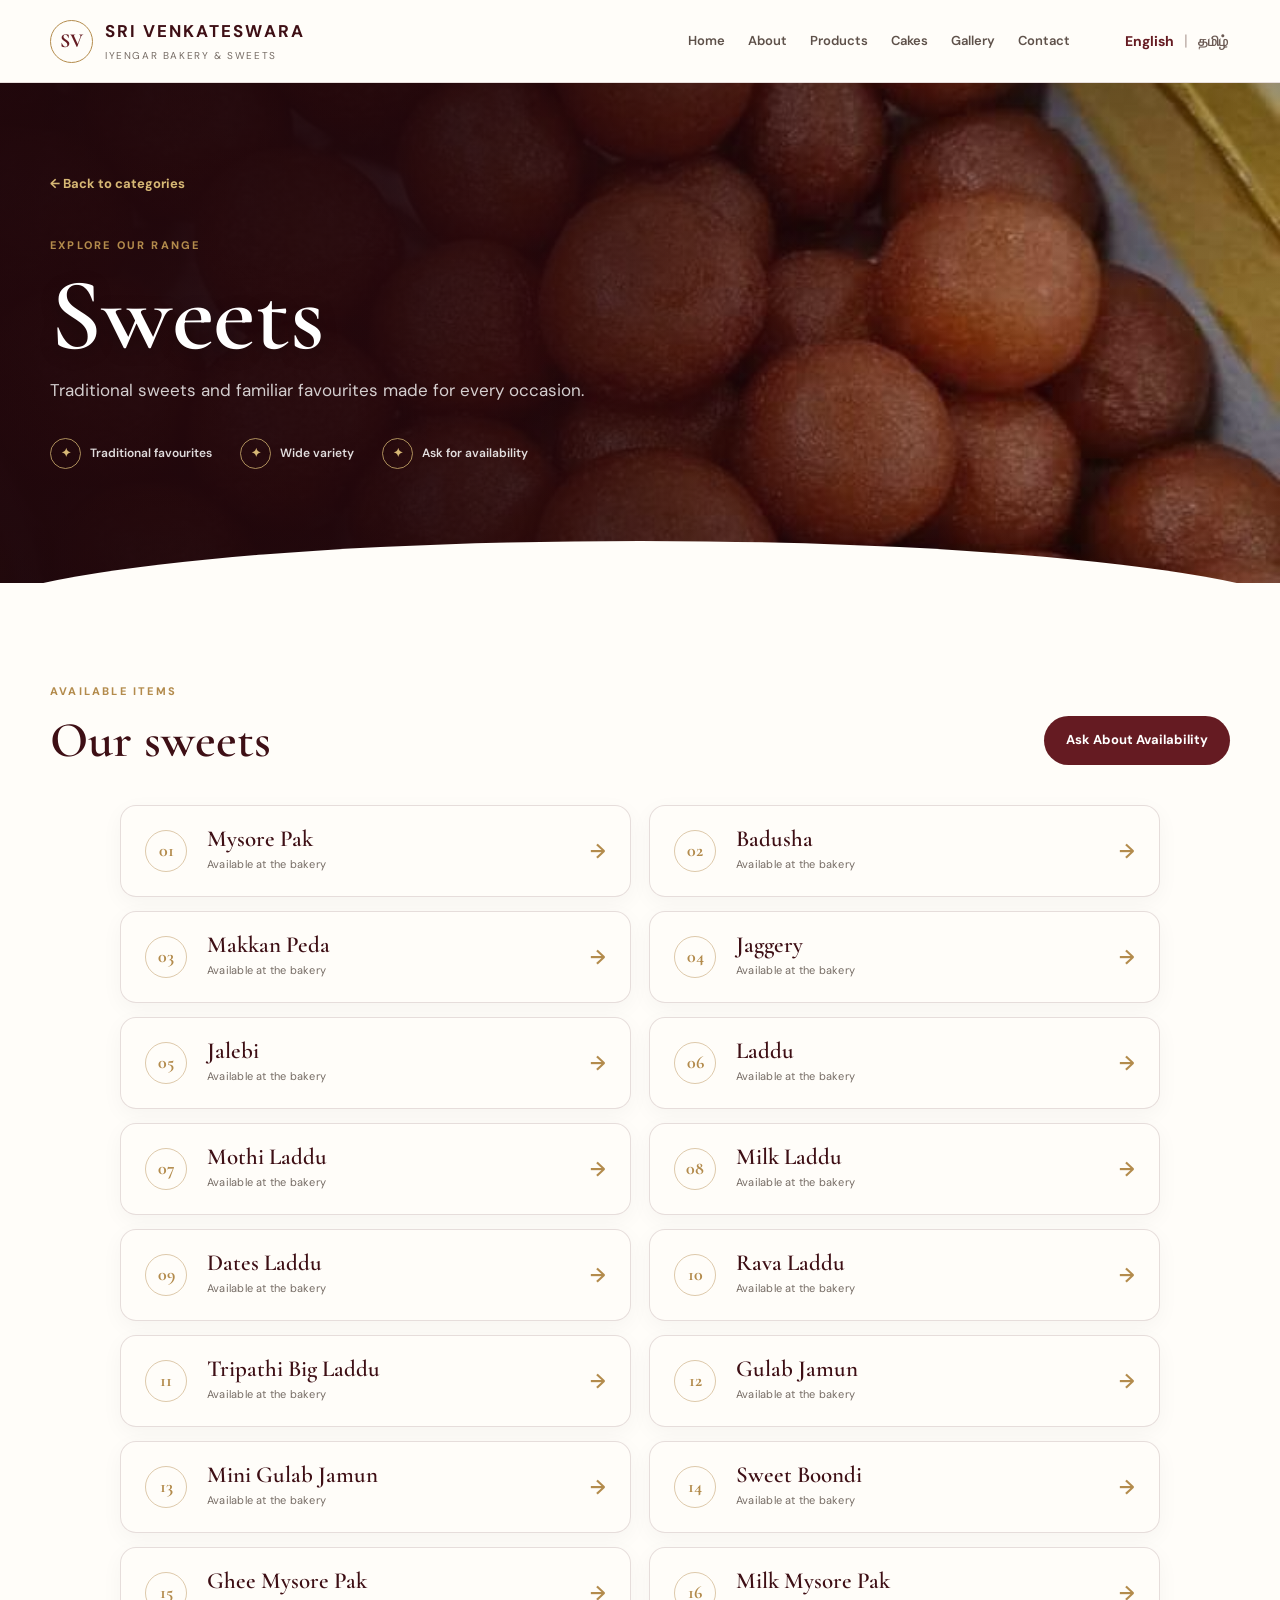
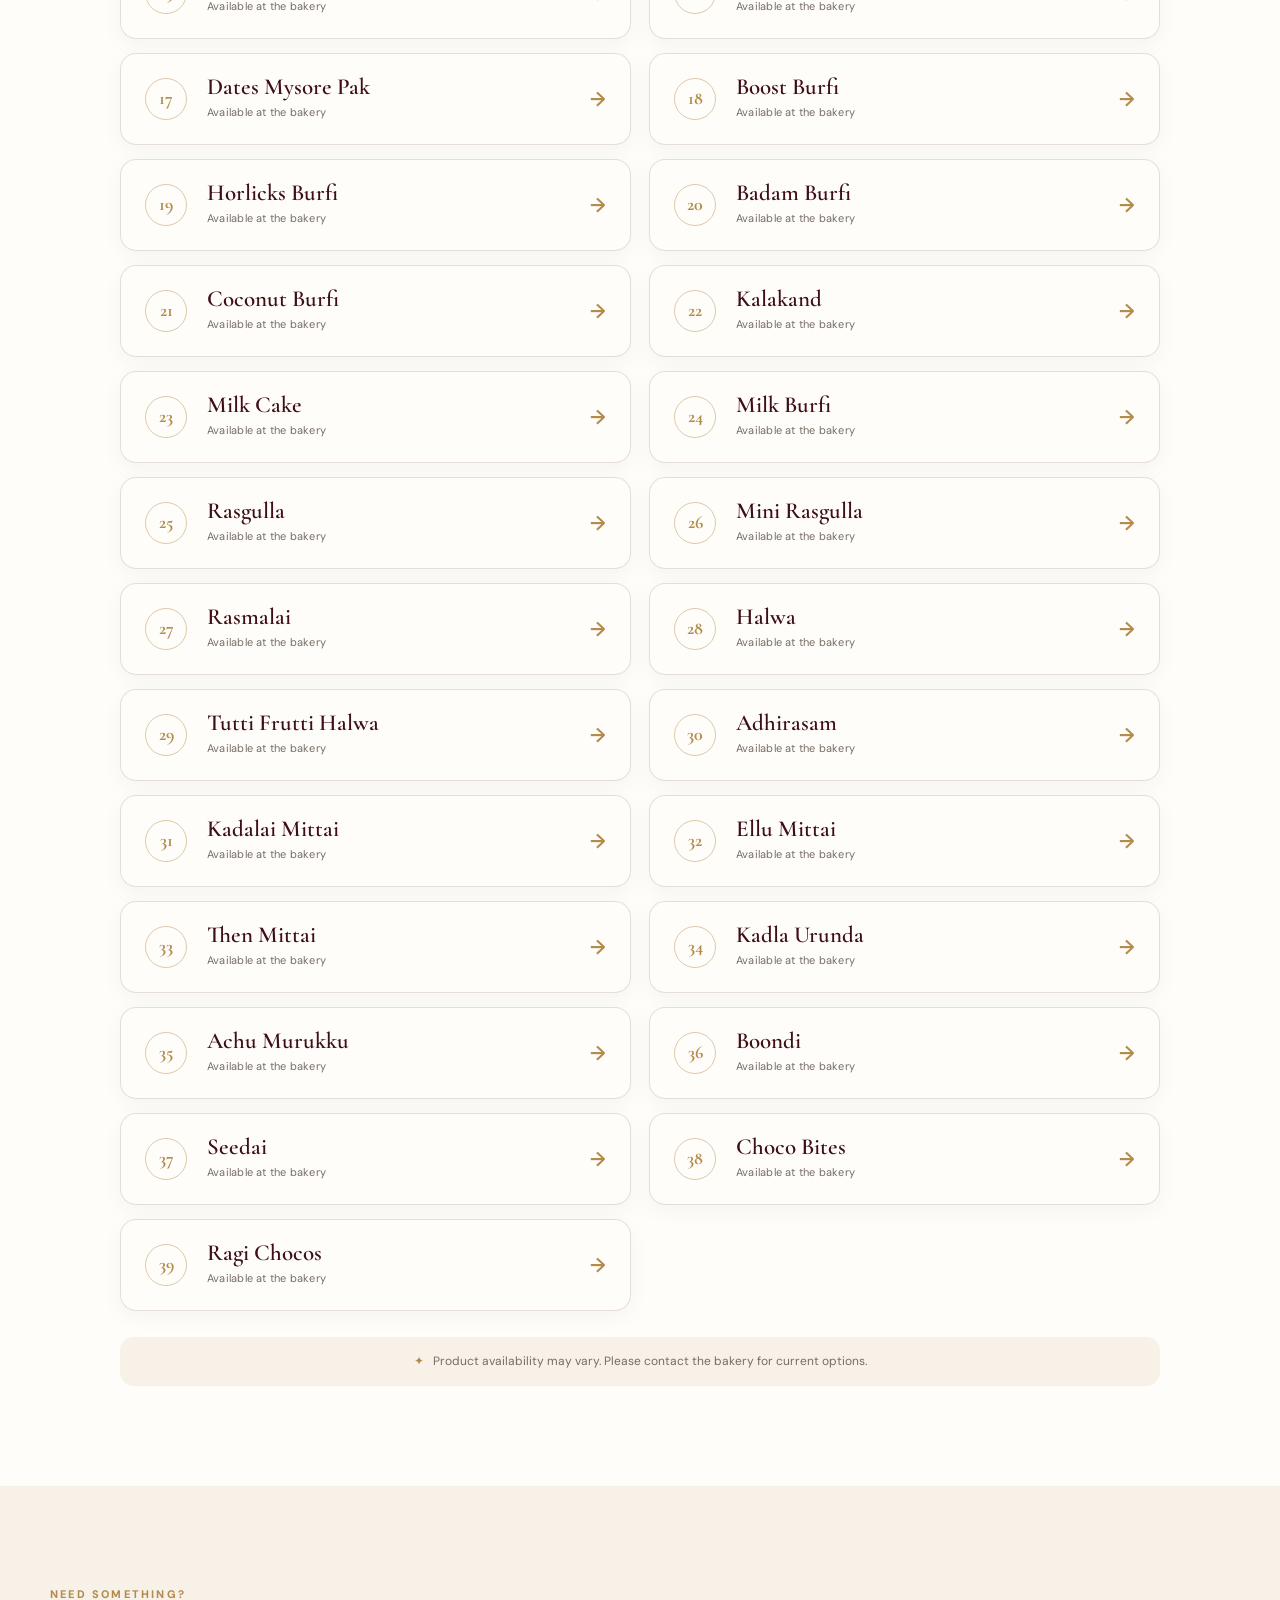
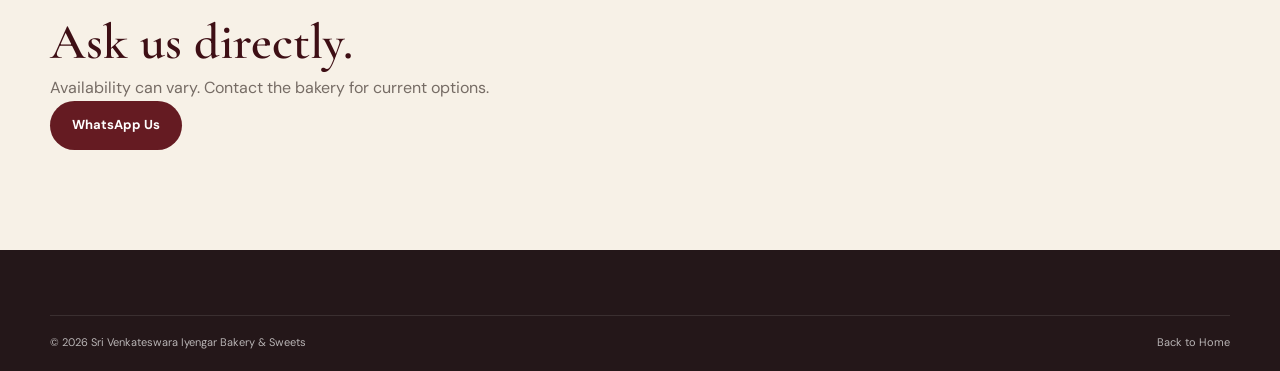
<file: category.html>
<!DOCTYPE html>
<html lang="en">
<head>

    <meta charset="UTF-8">

    <meta
        name="viewport"
        content="width=device-width, initial-scale=1.0"
    >

    <meta
        name="description"
        content="Explore Sri Venkateswara Iyengar Bakery & Sweets."
    >

    <title>
        Explore | Sri Venkateswara Iyengar Bakery & Sweets
    </title>

    <link
        rel="icon"
        type="image/svg+xml"
        href="favicon.svg"
    >

    <link
        rel="stylesheet"
        href="style.css"
    >

</head>


<body class="category-page">


<!-- ================= HEADER ================= -->

<header class="site-header">

    <div class="container nav-container">

        <a
            href="index.html"
            class="brand"
        >

            <span class="brand-symbol">
                SV
            </span>

            <span class="brand-text">

                <strong>
                    SRI VENKATESWARA
                </strong>

                <small>
                    IYENGAR BAKERY & SWEETS
                </small>

            </span>

        </a>


        <nav class="desktop-nav">

    <a href="index.html#home"
       data-en="Home"
       data-ta="முகப்பு">
        Home
    </a>

    <a href="index.html#about"
       data-en="About"
       data-ta="எங்களைப் பற்றி">
        About
    </a>

    <a href="index.html#categories"
       data-en="Products"
       data-ta="பொருட்கள்">
        Products
    </a>

    <a href="index.html#cakes"
       data-en="Cakes"
       data-ta="கேக்குகள்">
        Cakes
    </a>

    <a href="index.html#gallery"
       data-en="Gallery"
       data-ta="புகைப்படங்கள்">
        Gallery
    </a>

    <a href="index.html#contact"
       data-en="Contact"
       data-ta="தொடர்பு">
        Contact
    </a>

</nav>

       <div class="language-switcher">
    <button id="englishBtn" class="language-btn active">English</button>
    <span>|</span>
    <button id="tamilBtn" class="language-btn">தமிழ்</button>
</div>

        <button
            class="menu-button"
            aria-label="Open navigation"
            aria-expanded="false"
        >
            ☰
        </button>

    </div>


   <nav class="mobile-nav">

    <a href="index.html#home"
       data-en="Home"
       data-ta="முகப்பு">
        Home
    </a>

    <a href="index.html#about"
       data-en="About"
       data-ta="எங்களைப் பற்றி">
        About
    </a>

    <a href="index.html#categories"
       data-en="Products"
       data-ta="பொருட்கள்">
        Products
    </a>

    <a href="index.html#cakes"
       data-en="Cakes"
       data-ta="கேக்குகள்">
        Cakes
    </a>

    <a href="index.html#gallery"
       data-en="Gallery"
       data-ta="புகைப்படங்கள்">
        Gallery
    </a>

    <a href="index.html#contact"
       data-en="Contact"
       data-ta="தொடர்பு">
        Contact
    </a>

</nav>

</header>


<main>


<!-- ================= CATEGORY HERO ================= -->

<section class="category-hero">

    <div class="category-hero-photo">
        <img
            id="category-hero-image"
            src="images/products/gulabjamun.png"
            alt="Sweets"
        >
    </div>

    <div class="category-hero-overlay"></div>

    <div class="container category-hero-content">
<a
    href="index.html#categories"
    class="back-link"
    data-en="← Back to categories"
    data-ta="← வகைகளுக்குத் திரும்ப"
>
    ← Back to categories
</a>

<p
    class="eyebrow"
    data-en="EXPLORE OUR RANGE"
    data-ta="எங்கள் வகைகள்"
>
    EXPLORE OUR RANGE
</p>

        <h1 id="category-title">
            Sweets
        </h1>

        <p id="category-description">
            Traditional sweets and familiar favourites made for every occasion.
        </p>

        <div class="category-hero-features">
            <span><b>✦</b> Traditional favourites</span>
            <span><b>✦</b> Wide variety</span>
            <span><b>✦</b> Ask for availability</span>
        </div>

    </div>

</section>


<!-- ================= PRODUCT LIST ================= -->

<section class="section listing-section">

    <div class="container">


        <div class="listing-header">

            <div>

                <p
    class="eyebrow"
    data-en="AVAILABLE ITEMS"
    data-ta="கிடைக்கும் பொருட்கள்"
>
    AVAILABLE ITEMS
</p>

                <h2 id="listing-heading">
                    Our sweets
                </h2>

            </div>

<a
    id="category-whatsapp"
    href="https://wa.me/919659487423"
    target="_blank"
    rel="noopener"
    class="button button-primary"
    data-en="Ask About Availability"
    data-ta="கிடைப்பது பற்றி கேளுங்கள்"
>
    Ask About Availability
</a>
        </div>


        <!--
            JavaScript creates the clean
            product-name list here.
        -->

        <div
            id="product-list"
            class="listing-grid"
        ></div>

        <div class="listing-note">
            <span>✦</span> Product availability may vary. Please contact the bakery for current options.
        </div>


    </div>

</section>


<!-- ================= BOTTOM CTA ================= -->

<section class="section mini-cta">

    <div class="container mini-cta-inner">

        <div>

          <p
    class="eyebrow"
    data-en="NEED SOMETHING?"
    data-ta="ஏதாவது தேவையா?"
>
    NEED SOMETHING?
</p>

<h2
    data-en="Ask us directly."
    data-ta="எங்களிடம் நேரடியாகக் கேளுங்கள்."
>
    Ask us directly.
</h2>

<p
    data-en="Availability can vary. Contact the bakery for current options."
    data-ta="பொருட்களின் கிடைக்கும் தன்மை மாறுபடலாம். தற்போதைய விருப்பங்களுக்கு பேக்கரியைத் தொடர்புகொள்ளுங்கள்."
>
    Availability can vary. Contact the bakery for current options.
</p>


        <a
    href="https://wa.me/919659487423"
    target="_blank"
    rel="noopener"
    class="button button-primary"
    data-en="WhatsApp Us"
    data-ta="WhatsApp மூலம் தொடர்புகொள்ளுங்கள்"
>
    WhatsApp Us
</a>

    </div>

</section>


</main>


<!-- ================= FOOTER ================= -->

<footer class="footer">

    <div class="container footer-bottom">

        <span>

            ©
            <span id="year"></span>

            Sri Venkateswara Iyengar Bakery & Sweets

        </span>


       <a
    href="index.html"
    data-en="Back to Home"
    data-ta="முகப்புக்குத் திரும்ப"
>
    Back to Home
</a>
    </div>

</footer>


<button
    class="back-top"
    aria-label="Back to top"
>
    ↑
</button>
<script>
    // Get the language selected on the previous page
    const savedLanguage = localStorage.getItem("siteLanguage") || "en";

    // Apply it before the main script runs
    document.documentElement.lang = savedLanguage;
</script>



<script src="script.js"></script>


</body>
</html>
</file>
<file: style.css>
@import url('https://fonts.googleapis.com/css2?family=Cormorant+Garamond:wght@500;600;700&family=DM+Sans:wght@400;500;600;700&family=Noto+Sans+Tamil:wght@400;500;600;700&display=swap');

/* =========================================================
   ROOT
========================================================= */

:root {

    --cream: #f7f1e7;
    --cream-dark: #eee3d2;

    --paper: #fffdf9;

    --maroon: #651b22;
    --maroon-dark: #3e0f15;

    --gold: #b38b4c;

    --text: #28211e;
    --muted: #766c65;

    --line: rgba(62, 15, 21, 0.13);

    --shadow:
        0 20px 55px rgba(40, 20, 12, 0.10);

    --radius: 22px;

    --serif:
        "Cormorant Garamond",
        Georgia,
        serif;

    --sans:
        "DM Sans",
        Arial,
        sans-serif;
}


/* =========================================================
   RESET
========================================================= */

* {
    box-sizing: border-box;
    margin: 0;
    padding: 0;
}

html {
    scroll-behavior: smooth;
}

body {

    background: var(--paper);

    color: var(--text);

    font-family: var(--sans);

    line-height: 1.6;

    overflow-x: hidden;
}

a {
    color: inherit;
    text-decoration: none;
}

img {
    width: 100%;
    display: block;
}


/* =========================================================
   GLOBAL
========================================================= */

.container {

    width: min(
        1180px,
        calc(100% - 40px)
    );

    margin: auto;
}

.section {
    padding: 100px 0;
}

.eyebrow {

    margin-bottom: 14px;

    color: var(--gold);

    font-size: 11px;

    font-weight: 800;

    letter-spacing: .20em;

    text-transform: uppercase;
}

h1,
h2,
h3 {

    font-family: var(--serif);

    font-weight: 600;

    line-height: 1;
}

h2 {

    color: var(--maroon-dark);

    font-size: clamp(
        48px,
        5vw,
        70px
    );
}

h2 em {

    color: var(--gold);

    font-style: italic;
}

p {
    color: var(--muted);
}


/* =========================================================
   IMAGE PLACEHOLDERS
========================================================= */

.image-placeholder {

    background:
        linear-gradient(
            135deg,
            rgba(101, 27, 34, .07),
            rgba(179, 139, 76, .13)
        );

    border:
        1px dashed
        rgba(101, 27, 34, .25);

    display: flex;

    flex-direction: column;

    align-items: center;

    justify-content: center;

    text-align: center;

    color: var(--maroon);

    overflow: hidden;
}

.image-placeholder span {

    font-size: 11px;

    font-weight: 800;

    letter-spacing: .12em;
}

.image-placeholder small {

    margin-top: 6px;

    color: var(--muted);

    font-size: 10px;
}


/* =========================================================
   HEADER
========================================================= */

.site-header {

    position: sticky;

    top: 0;

    z-index: 1000;

    background:
        rgba(255, 253, 249, .95);

    backdrop-filter: blur(15px);

    border-bottom:
        1px solid var(--line);
}

.nav-container {

    min-height: 82px;

    display: flex;

    align-items: center;

    gap: 28px;
}

.brand {

    display: flex;

    align-items: center;

    gap: 12px;

    margin-right: auto;
}

.brand-symbol {

    width: 43px;

    height: 43px;

    display: grid;

    place-items: center;

    border:
        1px solid var(--gold);

    border-radius: 50%;

    color: var(--maroon);

    font-family: var(--serif);

    font-size: 20px;

    font-weight: 700;
}

.brand-text strong {

    display: block;

    color: var(--maroon-dark);

    font-size: 17px;

    letter-spacing: .12em;
}

.brand-text small {

    display: block;

    margin-top: 2px;

    color: var(--muted);

    font-size: 10px;

    letter-spacing: .16em;
}

.desktop-nav {

    display: flex;

    align-items: center;

    gap: 23px;
}

.desktop-nav a {

    color: #5e514a;

    font-size: 13px;

    font-weight: 600;

    transition: .2s;
}

.desktop-nav a:hover {
    color: var(--maroon);
}

.header-button {

    padding:
        12px 19px;

    background:
        var(--maroon);

    color: white;

    border-radius:
        999px;

    font-size: 12px;

    font-weight: 700;
}

.menu-button {

    display: none;

    border: 0;

    background: transparent;

    color: var(--maroon);

    font-size: 27px;

    cursor: pointer;
}

.mobile-nav {

    display: none;
}


/* =========================================================
   BUTTONS
========================================================= */

.button {

    display: inline-flex;

    align-items: center;

    justify-content: center;

    padding:
        14px 22px;

    border-radius:
        999px;

    font-size: 13px;

    font-weight: 700;

    transition:
        transform .25s,
        background .25s;
}

.button:hover {

    transform:
        translateY(-2px);
}

.button-primary {

    background:
        var(--maroon);

    color:
        white;
}

.button-primary:hover {

    background:
        var(--maroon-dark);
}

.button-light {

    border:
        1px solid
        rgba(255,255,255,.6);

    color:
        white;
}

.button-light:hover {

    background:
        white;

    color:
        var(--maroon);
}


/* =========================================================
   HERO
========================================================= */

.hero {

    position: relative;

    min-height:
        720px;

    display:
        flex;

    align-items:
        center;

    overflow:
        hidden;

    background:
        var(--maroon-dark);
}

.hero-photo {

    position:
        absolute;

    inset:
        0;
}

.hero-overlay {
    position: absolute;
    inset: 0;
    background:
        radial-gradient(
            ellipse at 35% 48%,
            rgba(35, 8, 12, 0.65) 0%,
            rgba(35, 8, 12, 0.35) 38%,
            rgba(35, 8, 12, 0) 70%
        ),
        linear-gradient(
            90deg,
            rgba(20, 5, 8, 0.96) 0%,
            rgba(20, 5, 8, 0.88) 30%,
            rgba(20, 5, 8, 0.65) 55%,
            rgba(20, 5, 8, 0.18) 85%,
            rgba(20, 5, 8, 0.05) 100%
        );
}

.hero-content {

    position:
        relative;

    z-index:
        2;

    width:
        min(760px, 100%);

    color:
        white;

    padding:
        100px 0;
     
    text-shadow:
        0 3px 12px rgba(0, 0, 0, 0.75),
        0 1px 3px rgba(0, 0, 0, 0.9);
        max-width: 820px;
}


.hero h1 {

    margin-bottom:
        25px;

    color:
        white;

    font-size:
        clamp(
            60px,
            7vw,
            100px
        );
        max-width: 800px;
       
    font-size: 4.4rem;

}

.hero h1 em {

    display:
        block;

    color:
        #d5b675;

    font-style:
        italic;
}

.hero-description {

    max-width:
        580px;

    color:
        rgba(255,255,255,.80);

    font-size:
        17px;
}

.hero-buttons {

    display:
        flex;

    flex-wrap:
        wrap;

    gap:
        12px;

    margin-top:
        32px;
}

.hero-trust {

    display:
        flex;

    flex-wrap:
        wrap;

    gap:
        22px;

    margin-top:
        35px;

    color:
        rgba(255,255,255,.72);

    font-size:
        12px;
}

.hero-trust span + span {

    padding-left:
        22px;

    border-left:
        1px solid
        rgba(255,255,255,.25);
}


/* =========================================================
   TRUST BAR
========================================================= */

.trust-bar {

    background:
        var(--maroon-dark);

    color:
        white;
}

.trust-grid {

    display:
        grid;

    grid-template-columns:
        repeat(4, 1fr);
}

.trust-item {

    padding:
        25px;

    text-align:
        center;

    border-right:
        1px solid
        rgba(255,255,255,.12);
}

.trust-item:last-child {
    border-right: 0;
}

.trust-item strong {

    display:
        block;

    color:
        #d8bc83;

    font-family:
        var(--serif);

    font-size:
        30px;
}

.trust-item span {

    color:
        rgba(255,255,255,.65);

    font-size:
        10px;

    letter-spacing:
        .1em;

    text-transform:
        uppercase;
}


/* =========================================================
   ABOUT
========================================================= */

.about-grid {

    display:
        grid;

    grid-template-columns:
        1fr 1fr;

    gap:
        75px;

    align-items:
        center;
}

.about-content > p {

    max-width:
        600px;
}

.about-content .large-text {

    margin:
        25px 0 15px;

    color:
        #514740;

    font-size:
        18px;
}

.about-points {

    display:
        flex;

    gap:
        45px;

    margin-top:
        35px;
}

.about-points strong {

    display:
        block;

    color:
        var(--maroon);

    font-family:
        var(--serif);

    font-size:
        34px;
}

.about-points span {

    color:
        var(--muted);

    font-size:
        11px;

    text-transform:
        uppercase;

    letter-spacing:
        .08em;
}

.about-photo {

    min-height:
        520px;

    border-radius:
        var(--radius);
}


/* =========================================================
   SECTION HEADINGS
========================================================= */

.section-heading {

    display:
        flex;

    justify-content:
        space-between;

    align-items:
        end;

    gap:
        40px;

    margin-bottom:
        42px;
}

.section-heading > p {

    max-width:
        420px;
}

.section-heading.centered {

    display:
        block;

    text-align:
        center;
}

.section-heading.centered > p {

    margin:
        15px auto 0;
}


/* =========================================================
   CATEGORIES
========================================================= */

.categories-section {

    background:
        var(--cream);
}

.category-grid {

    display:
        grid;

    grid-template-columns:
        repeat(4, 1fr);

    gap:
        18px;
}

.category-card {

    background:
        var(--paper);

    border-radius:
        var(--radius);

    overflow:
        hidden;

    border:
        1px solid
        rgba(62,15,21,.06);

    box-shadow:
        0 8px 30px
        rgba(38,20,12,.06);

    transition:
        transform .3s,
        box-shadow .3s;
}

.category-card:hover {

    transform:
        translateY(-6px);

    box-shadow:
        var(--shadow);
}

.category-image {
    height: 220px;
    overflow: hidden;
    background: #eee;
}

.category-image img {
    width: 100%;
    height: 100%;
    object-fit: cover;
    object-position: center;
}

.category-details {
    display: flex;
    justify-content: space-between;
    align-items: center;
    min-height: 82px;
    padding: 18px 22px;
    gap: 20px;
}

.category-details h3 {
    color: var(--maroon-dark);
    font-size: 24px;
    line-height: 1.2;
    margin: 0;
}

.category-details span {
    color: var(--gold);
    font-size: 15px;
    font-weight: 800;
    letter-spacing: .08em;
    white-space: nowrap;
}

/* =========================================================
   FAVOURITES
========================================================= */

.favourites-section {

    background:
        var(--paper);
}

.favourite-grid {

    display:
        grid;

    grid-template-columns:
        repeat(3, 1fr);

    gap:
        18px;
}

.favourite-card {

    min-height:
        230px;

    padding:
        30px;

    display:
        flex;

    flex-direction:
        column;

    justify-content:
        end;

    border-radius:
        var(--radius);

    border:
        1px solid
        var(--line);

    background:
        linear-gradient(
            145deg,
            var(--cream),
            white
        );
}

.favourite-card span {

    color:
        var(--gold);

    font-size:
        10px;

    font-weight:
        800;

    letter-spacing:
        .12em;
}

.favourite-card h3 {

    margin-top:
        7px;

    color:
        var(--maroon-dark);

    font-size:
        31px;
}


/* =========================================================
   CAKES
========================================================= */

.cakes-section {

    background:
        #f2e9dc;
}


.cake-grid {

    display:
        grid;

    grid-template-columns:
        repeat(4, 1fr);

    gap:
        14px;

    max-width:
        1000px;

    margin:
        0 auto;
}


.cake-photo {

    aspect-ratio:
        1 / 1;

    border-radius:
        16px;

    overflow:
        hidden;

    background:
        #111;
}


.cake-photo img {

    width:
        100%;

    height:
        100%;

    object-fit:
        cover;

    object-position:
        center;

    display:
        block;
}


.cake-footer {

    display:
        flex;

    justify-content:
        center;

    align-items:
        center;

    margin-top:
        22px;

    text-align:
        center;
}


.cake-footer p {

    font-size:
        13px;

    color:
        var(--muted);
}

/* =========================================================
   CELEBRATION
========================================================= */

.celebration-section {

    background:
        var(--maroon-dark);
}

.celebration-grid {

    display:
        grid;

    grid-template-columns:
        1fr 1fr;

    gap:
        70px;

    align-items:
        center;
}

.celebration-content h2 {

    color:
        white;
}

.celebration-content > p:not(.eyebrow) {

    max-width:
        560px;

    margin:
        22px 0 30px;

    color:
        rgba(255,255,255,.70);
}

.celebration-photo {

    min-height:
        470px;

    border-color:
        rgba(255,255,255,.22);

    color:
        #d9bd83;
}


/* =========================================================
   GALLERY
========================================================= */

.gallery-section {

    background:
        var(--paper);
}

.gallery-grid {

    display:
        grid;

    grid-template-columns:
        repeat(2, 1fr);

    gap:
        18px;
}

.gallery-photo {

    height:
        350px;

    border-radius:
        var(--radius);
}


/* =========================================================
   CONTACT
========================================================= */

.contact-section {

    background:
        var(--cream);
}

.contact-grid {

    display:
        grid;

    grid-template-columns:
        1fr 1fr;

    gap:
        60px;

    align-items:
        stretch;
}

.contact-content .large-text {

    max-width:
        600px;

    margin:
        25px 0 30px;

    color:
        #514740;

    font-size:
        18px;
}

.contact-list {

    display:
        grid;

    gap:
        12px;

    max-width:
        520px;
}

.contact-item {

    display:
        flex;

    align-items:
        center;

    gap:
        15px;

    padding:
        15px;

    border:
        1px solid
        var(--line);

    border-radius:
        15px;

    background:
        rgba(255,255,255,.65);
}

.contact-icon {

    width:
        43px;

    height:
        43px;

    display:
        grid;

    place-items:
        center;

    flex-shrink:
        0;

    border-radius:
        50%;

    background:
        var(--maroon);

    color:
        white;
}

.contact-item strong {

    display:
        block;

    color:
        var(--maroon-dark);

    font-size:
        14px;
}

.contact-item small {

    color:
        var(--muted);

    font-size:
        12px;
}

.map-placeholder {

    min-height:
        460px;

    display:
        flex;

    flex-direction:
        column;

    align-items:
        center;

    justify-content:
        center;

    text-align:
        center;

    border:
        1px solid
        var(--line);

    border-radius:
        var(--radius);

    background:
        #e5ddd0;

    color:
        var(--maroon);
}

.map-placeholder span {

    font-size:
        12px;

    font-weight:
        800;

    letter-spacing:
        .12em;
}

.map-placeholder small {

    margin-top:
        6px;

    color:
        var(--muted);
}


/* =========================================================
   CATEGORY PAGE
========================================================= */

.category-hero {

    padding:
        100px 0 85px;

    background:
        var(--maroon-dark);

    color:
        white;
}

.back-link {

    display:
        inline-block;

    margin-bottom:
        50px;

    color:
        #d7b875;

    font-size:
        13px;

    font-weight:
        700;
}

.category-hero h1 {

    margin-bottom:
        18px;

    color:
        white;

    font-size:
        clamp(
            65px,
            8vw,
            105px
        );
}

.category-hero > .container > p:last-child {

    max-width:
        650px;

    color:
        rgba(255,255,255,.70);

    font-size:
        17px;
}


/* =========================================================
   LISTING
========================================================= */

.listing-header {

    display:
        flex;

    justify-content:
        space-between;

    align-items:
        end;

    gap:
        30px;

    margin-bottom:
        40px;
}


.listing-header h2 {

    font-size:
        50px;
}


.listing-grid {

    display:
        grid;

    grid-template-columns:
        repeat(2, 1fr);

    gap:
        14px 18px;

    max-width:
        1000px;

    margin:
        0 auto;
}


/* =========================================================
   CLEAN MENU ITEM
========================================================= */

.menu-item {

    min-height:
        95px;

    display:
        flex;

    align-items:
        center;

    gap:
        20px;

    padding:
        20px 24px;

    background:
        var(--paper);

    border:
        1px solid
        var(--line);

    border-radius:
        16px;

    box-shadow:
        0 6px 22px
        rgba(38,20,12,.04);

    transition:
        transform .25s,
        box-shadow .25s,
        border-color .25s;

}


.menu-item:hover {

    transform:
        translateY(-3px);

    box-shadow:
        0 12px 30px
        rgba(38,20,12,.08);

    border-color:
        rgba(101,27,34,.20);

}


/* =========================================================
   NUMBER
========================================================= */

.menu-number {

    width:
        42px;

    height:
        42px;

    flex-shrink:
        0;

    display:
        grid;

    place-items:
        center;

    border:
        1px solid
        rgba(179,139,76,.45);

    border-radius:
        50%;

    color:
        var(--gold);

    font-family:
        var(--serif);

    font-size:
        18px;

    font-weight:
        700;

}


/* =========================================================
   ITEM CONTENT
========================================================= */

.menu-item-content {

    flex:
        1;

}


.menu-item-content h3 {

    color:
        var(--maroon-dark);

    font-size:
        25px;

    line-height:
        1.05;

}


.menu-item-content p {

    margin-top:
        5px;

    color:
        var(--muted);

    font-size:
        12px;

}


/* =========================================================
   ARROW
========================================================= */

.menu-arrow {

    color:
        var(--gold);

    font-size:
        20px;

    font-weight:
        600;

    transition:
        transform .25s;

}


.menu-item:hover .menu-arrow {

    transform:
        translateX(5px);

}

/* =========================================================
   MINI CTA
========================================================= */

.mini-cta {

    background:
        var(--cream);
}

.mini-cta-inner {

    display:
        flex;

    justify-content:
        space-between;

    align-items:
        center;

    gap:
        30px;
}

.mini-cta h2 {

    margin-bottom:
        8px;

    font-size:
        50px;
}


/* =========================================================
   FOOTER
========================================================= */

.footer {

    padding:
        65px 0 20px;

    background:
        #241719;

    color:
        rgba(255,255,255,.68);
}

.footer-grid {

    display:
        grid;

    grid-template-columns:
        2fr 1fr 1fr;

    gap:
        60px;

    padding-bottom:
        45px;
}

.footer-brand .brand-text strong {
    color: white;
}

.footer-brand .brand-text small {
    color: rgba(255,255,255,.48);
}

.footer-about p {

    max-width:
        370px;

    margin-top:
        20px;
}

.footer-links h4 {

    margin-bottom:
        15px;

    color:
        white;

    font-size:
        11px;

    letter-spacing:
        .12em;

    text-transform:
        uppercase;
}

.footer-links a {

    display:
        block;

    margin:
        7px 0;

    font-size:
        13px;
}

.footer-links a:hover {
    color: white;
}

.footer-bottom {

    display:
        flex;

    justify-content:
        space-between;

    gap:
        20px;

    padding-top:
        18px;

    border-top:
        1px solid
        rgba(255,255,255,.10);

    font-size:
        11px;
}


/* =========================================================
   BACK TO TOP
========================================================= */

.back-top {

    position:
        fixed;

    right:
        22px;

    bottom:
        100px;

    width:
        44px;

    height:
        44px;

    display:
        grid;

    place-items:
        center;

    border:
        0;

    border-radius:
        50%;

    background:
        var(--maroon);

    color:
        white;

    cursor:
        pointer;

    opacity:
        0;

    visibility:
        hidden;

    transition:
        .25s;

    z-index:
        500;
}

.back-top.show {

    opacity:
        1;

    visibility:
        visible;
}


/* =========================================================
   TABLET
========================================================= */

@media (max-width: 768px) {

    .desktop-nav {
        display: none;
    }

    .header-button {
        display: none;
    }

    .menu-button {
        display: block;
    }

    .mobile-nav {

        position:
            absolute;

        top:
            82px;

        left:
            20px;

        right:
            20px;

        padding:
            18px;

        background:
            var(--paper);

        border:
            1px solid
            var(--line);

        border-radius:
            16px;

        box-shadow:
            var(--shadow);
    }

    .mobile-nav.open {

        display:
            flex;

        flex-direction:
            column;

        gap:
            5px;
    }

    .mobile-nav a {

        padding:
            11px;

        color:
            var(--maroon-dark);

        font-size:
            14px;

        font-weight:
            600;
    }

    .category-grid {

        grid-template-columns:
            repeat(2, 1fr);
    }

    .listing-grid {

        grid-template-columns:
            repeat(2, 1fr);
    }

    .about-grid,
    .celebration-grid{

        grid-template-columns:
            1fr;
    }

    .about-photo {

        min-height:
            450px;
    }

    .footer-grid {

        grid-template-columns:
            2fr 1fr 1fr;
    }
}


/* =========================================================
   MOBILE
========================================================= */

@media (max-width: 640px) {

    .container {

        width:
            calc(100% - 28px);
    }

    .section {

        padding:
            72px 0;
    }

    .nav-container {

        min-height:
            72px;
    }

    .brand-text strong {

        font-size:
            12px;
    }

    .brand-text small {

        font-size:
            8px;
    }

    .brand-symbol {

        width:
            39px;

        height:
            39px;
    }

    .mobile-nav {

        top:
            72px;
    }

    .hero {

        min-height:
            680px;
    }

    .hero-content {

        padding:
            80px 0;
    }

    .hero h1 {

        font-size:
            59px;
    }

    .hero-description {

        font-size:
            15px;
    }

    .hero-trust {

        gap:
            10px;
    }

    .hero-trust span + span {

        padding-left:
            10px;
    }

    .trust-grid {

        grid-template-columns:
            repeat(2, 1fr);
    }

    .trust-item {

        padding:
            20px 10px;
    }

    .trust-item:nth-child(2) {

        border-right:
            0;
    }

    .trust-item:nth-child(-n+2) {

        border-bottom:
            1px solid
            rgba(255,255,255,.12);
    }

    .section-heading {

        display:
            block;
    }

    .section-heading > p {

        margin-top:
            15px;
    }

    h2 {

        font-size:
            48px;
    }

    .category-grid,
.favourite-grid,
.gallery-grid,
.listing-grid {

    grid-template-columns:
        1fr;
}


.cake-grid {

    grid-template-columns:
        repeat(2, 1fr);

}

    .category-image {

        height:
            280px;
    }

    .about-points {

        gap:
            25px;
    }

    .about-photo {

        min-height:
            380px;
    }

   
    .cake-footer {

        display:
            block;
    }

    .cake-footer .text-link {

        display:
            inline-block;

        margin-top:
            12px;
    }

    .celebration-photo {

        min-height:
            350px;
    }

    .gallery-photo {

        height:
            350px;
    }

    .map-placeholder {

        min-height:
            350px;
    }

    .listing-header {

        display:
            block;
    }

    .listing-header .button {

        margin-top:
            20px;
    }

    .listing-header h2 {

        font-size:
            45px;
    }

    .mini-cta-inner {

        display:
            block;
    }

    .mini-cta .button {

        margin-top:
            20px;
    }

    .footer-grid {

        grid-template-columns:
            1fr 1fr;

        gap:
            35px;
    }

    .footer-about {

        grid-column:
            1 / -1;
    }

    .footer-bottom {

        display:
            block;
    }

    .footer-bottom > * {

        display:
            block;

        margin-top:
            8px;
    }
    .back-to-top {
        bottom: 85px;
    }
   

}

/* Favourite card image alignment */
.favourite-card {
    padding: 0;
    overflow: hidden;
    display: flex;
    flex-direction: column;
    justify-content: flex-end;
}

.favourite-card img {
    width: 100%;
    height: 210px;
    object-fit: cover;
    object-position: center;
    display: block;
}

.favourite-card span,
.favourite-card h3 {
    margin-left: 22px;
    margin-right: 22px;
}

.favourite-card span {
    margin-top: 18px;
}

.favourite-card h3 {
    margin-bottom: 22px;
}
.hero-photo img {
    width: 100%;
    height: 100%;
    object-fit: cover;
    object-position: center;
}
.floating-whatsapp {
    position: fixed;
    right: 28px;
    bottom: 28px;
    z-index: 9999;

    display: flex;
    align-items: center;
    gap: 10px;

    padding: 14px 20px;
    border-radius: 50px;

    background: #25D366;
    color: #fff;
    text-decoration: none;

    font-size: 15px;
    font-weight: 700;

    box-shadow: 0 8px 25px rgba(0, 0, 0, 0.25);

    transition: transform 0.2s ease, box-shadow 0.2s ease;
}

.floating-whatsapp:hover {
    transform: translateY(-3px);
    box-shadow: 0 12px 30px rgba(0, 0, 0, 0.3);
}

.whatsapp-icon {
    font-size: 22px;
    font-weight: 700;
}

@media (max-width: 640px) {
    .floating-whatsapp {
        right: 18px;
        bottom: 18px;
        padding: 13px 17px;
        font-size: 14px;
    }

    .whatsapp-icon {
        font-size: 21px;
    }
}
/* ================= LANGUAGE SWITCHER ================= */

.language-switcher {
    display: flex;
    align-items: center;
    gap: 8px;
    margin-left: 25px;
}

.language-btn {
    border: none;
    background: transparent;
    color: #6b5a54;
    font-family: inherit;
    font-size: 14px;
    font-weight: 600;
    cursor: pointer;
    padding: 6px 2px;
}

.language-btn.active {
    color: var(--maroon);
    font-weight: 700;
}

.language-btn:hover {
    color: var(--maroon);
}

.language-switcher span {
    color: #b9aaa4;
}

@media (max-width: 640px) {

    .language-switcher {
        margin-left: auto;
        margin-right: 10px;
        gap: 6px;
    }

    .language-btn {
        font-size: 13px;
    }

}
/* =========================================================
   PREMIUM CATEGORY HERO - IMAGE LED STYLE
========================================================= */

html {
    scroll-behavior: smooth;
    scroll-padding-top: 88px;
}

.category-hero {
    position: relative;
    min-height: 500px;
    padding: 0;
    display: flex;
    align-items: center;
    overflow: hidden;
    background: var(--maroon-dark);
}

.category-hero-photo {
    position: absolute;
    inset: 0;
    z-index: 0;
    background: var(--maroon-dark);
}

.category-hero-photo img {
    width: 100%;
    height: 100%;
    object-fit: cover;
    object-position: center;
    display: block;
}

.category-hero-overlay {
    position: absolute;
    inset: 0;
    z-index: 1;
    background:
        radial-gradient(
            ellipse at 70% 50%,
            rgba(20, 5, 8, .05) 0%,
            rgba(20, 5, 8, .18) 42%,
            rgba(20, 5, 8, .38) 100%
        ),
        linear-gradient(
            90deg,
            rgba(38, 8, 13, .98) 0%,
            rgba(38, 8, 13, .92) 30%,
            rgba(38, 8, 13, .67) 50%,
            rgba(38, 8, 13, .20) 75%,
            rgba(38, 8, 13, .08) 100%
        );
}

.category-hero::after {
    content: "";
    position: absolute;
    z-index: 3;
    left: -3%;
    right: -3%;
    bottom: -38px;
    height: 80px;
    border-radius: 50% 50% 0 0 / 100% 100% 0 0;
    background: var(--paper);
}

.category-hero-content {
    position: relative;
    z-index: 2;
    padding: 78px 0 105px;
    color: white;
}

.category-hero .back-link {
    margin-bottom: 42px;
    color: #d7b875;
    transition: transform .25s ease, color .25s ease;
}

.category-hero .back-link:hover {
    color: white;
    transform: translateX(-3px);
}

.category-hero h1 {
    margin-bottom: 16px;
    max-width: 760px;
    color: white;
    font-size: clamp(64px, 8vw, 108px);
    line-height: .9;
    text-shadow: 0 4px 18px rgba(0,0,0,.28);
}

.category-hero-content > #category-description {
    max-width: 620px;
    color: rgba(255,255,255,.80);
    font-size: 17px;
}

.category-hero-features {
    display: flex;
    flex-wrap: wrap;
    gap: 28px;
    margin-top: 34px;
}

.category-hero-features span {
    display: inline-flex;
    align-items: center;
    gap: 9px;
    color: rgba(255,255,255,.86);
    font-size: 12px;
    font-weight: 600;
}

.category-hero-features b {
    width: 31px;
    height: 31px;
    display: grid;
    place-items: center;
    border: 1px solid rgba(215,184,117,.75);
    border-radius: 50%;
    color: #d7b875;
    font-size: 12px;
}

.category-hero-photo.no-category-image {
    background:
        radial-gradient(circle at 72% 35%, rgba(179,139,76,.22), transparent 34%),
        linear-gradient(135deg, #2d080e, #651b22 55%, #3e0f15);
}

.category-hero-photo.no-category-image::before {
    content: "BAKED ITEMS";
    position: absolute;
    right: 10%;
    top: 50%;
    transform: translateY(-50%);
    color: rgba(255,255,255,.08);
    font-family: var(--serif);
    font-size: clamp(55px, 8vw, 120px);
    font-weight: 700;
    letter-spacing: .04em;
}

/* =========================================================
   CATEGORY LIST POLISH
========================================================= */

.listing-section {
    position: relative;
    background: var(--paper);
}

.listing-section .container {
    position: relative;
}

.listing-grid {
    max-width: 1040px;
}

.menu-item {
    min-height: 92px;
    background: rgba(255,253,249,.94);
    transition: transform .28s ease, box-shadow .28s ease, border-color .28s ease;
}

.menu-item:hover {
    transform: translateY(-4px);
}

.menu-item-content h3 {
    font-size: 23px;
}

.menu-item-content p {
    font-size: 11px;
    letter-spacing: .02em;
}

.listing-note {
    max-width: 1040px;
    margin: 26px auto 0;
    padding: 15px 20px;
    border-radius: 14px;
    background: var(--cream);
    color: var(--muted);
    font-size: 12px;
    text-align: center;
}

.listing-note span {
    color: var(--gold);
    margin-right: 6px;
}

/* =========================================================
   HOMEPAGE CATEGORY GRID - 9 CATEGORIES
========================================================= */

.category-grid {
    grid-template-columns: repeat(3, 1fr);
    gap: 20px;
}

.category-card {
    min-height: 330px;
}

.category-image {
    height: 245px;
}

.category-card-no-image .category-image {
    display: grid;
    place-items: center;
    position: relative;
    background:
        radial-gradient(circle at 75% 25%, rgba(179,139,76,.30), transparent 32%),
        linear-gradient(135deg, #3e0f15, #651b22);
}

.category-no-photo > div {
    text-align: center;
    color: white;
}

.category-no-photo span {
    display: block;
    color: #d7b875;
    font-family: var(--serif);
    font-size: 34px;
    font-weight: 700;
    letter-spacing: .05em;
}

.category-no-photo small {
    display: block;
    margin-top: 5px;
    color: rgba(255,255,255,.72);
    font-size: 11px;
    letter-spacing: .08em;
    text-transform: uppercase;
}

/* =========================================================
   CAKE CONTENT
========================================================= */

.cake-info-grid {
    display: grid;
    grid-template-columns: repeat(2, 1fr);
    gap: 18px;
    max-width: 1000px;
    margin: 28px auto 0;
}

.cake-info-card {
    display: flex;
    align-items: flex-start;
    gap: 17px;
    padding: 23px;
    background: rgba(255,253,249,.75);
    border: 1px solid var(--line);
    border-radius: 18px;
}

.cake-info-icon {
    width: 42px;
    height: 42px;
    flex: 0 0 42px;
    display: grid;
    place-items: center;
    border: 1px solid rgba(179,139,76,.5);
    border-radius: 50%;
    color: var(--gold);
    font-family: var(--serif);
    font-weight: 700;
}

.cake-info-card h3 {
    margin-bottom: 5px;
    color: var(--maroon-dark);
    font-size: 25px;
}

.cake-info-card p {
    font-size: 12px;
    line-height: 1.6;
}

.cake-footer {
    margin-top: 25px;
}

/* =========================================================
   MOBILE CATEGORY / CAKE LAYOUT
========================================================= */

@media (max-width: 900px) {
    .category-grid {
        grid-template-columns: repeat(2, 1fr);
    }

    .category-hero {
        min-height: 510px;
    }

    .category-hero-overlay {
        background:
            linear-gradient(
                90deg,
                rgba(38,8,13,.97) 0%,
                rgba(38,8,13,.86) 48%,
                rgba(38,8,13,.42) 100%
            );
    }
}

@media (max-width: 640px) {
    .category-grid {
        grid-template-columns: 1fr;
    }

    .category-card {
        min-height: 0;
    }

    .category-image {
        height: 245px;
    }

    .category-hero {
        min-height: 540px;
    }

    .category-hero-content {
        padding: 62px 0 105px;
    }

    .category-hero .back-link {
        margin-bottom: 32px;
    }

    .category-hero h1 {
        font-size: clamp(55px, 16vw, 78px);
    }

    .category-hero-content > #category-description {
        font-size: 15px;
    }

    .category-hero-features {
        gap: 12px;
        margin-top: 28px;
    }

    .category-hero-features span {
        width: 100%;
    }

    .listing-header h2 {
        font-size: 43px;
    }

    .menu-item {
        min-height: 82px;
        padding: 17px 16px;
        gap: 13px;
    }

    .menu-number {
        width: 37px;
        height: 37px;
        font-size: 16px;
    }

    .menu-item-content h3 {
        font-size: 21px;
    }

    .menu-item-content p {
        font-size: 10px;
    }

    .menu-arrow {
        font-size: 17px;
    }

    .cake-info-grid {
        grid-template-columns: 1fr;
    }

    .cake-info-card h3 {
        font-size: 23px;
    }

    .category-no-photo span {
        font-size: 31px;
    }
}
/* Tamil hero heading adjustment */
html[lang="ta"] .hero h1 {
    font-size: 3.2rem;
    line-height: 1.15;
}
.map-placeholder {
    min-height: 420px;
    overflow: hidden;
    border-radius: 14px;
}

.map-placeholder iframe {
    width: 100%;
    height: 100%;
    min-height: 420px;
    border: 0;
    display: block;
}
/* =========================================================
   FINAL MOBILE POLISH
   ========================================================= */

@media (max-width: 640px) {

    /* Prevent horizontal overflow */
    html,
    body {
        width: 100%;
        max-width: 100%;
        overflow-x: hidden;
    }

    /* Overall spacing */
    .section {
        padding: 52px 0;
    }

    /* ================= HEADER ================= */

    .nav-container {
        min-height: 68px;
    }

    .brand-text strong {
        font-size: 11px;
        letter-spacing: .08em;
    }

    .brand-text small {
        font-size: 7px;
        letter-spacing: .12em;
    }

    .brand-symbol {
        width: 38px;
        height: 38px;
        font-size: 18px;
    }

    /* ================= HERO ================= */

    .hero {
        min-height: 620px;
    }

    .hero-content {
        padding: 60px 0;
    }

    .hero h1 {
        font-size: clamp(36px, 11vw, 44px);
        line-height: 1.08;
        margin-bottom: 18px;
        max-width: 100%;
    }

    /* Tamil needs slightly more compact typography */
    html[lang="ta"] .hero h1 {
        font-size: 36px;
        line-height: 1.18;
    }

    .hero-description {
        font-size: 13px;
        line-height: 1.65;
        max-width: 100%;
    }

    .hero-buttons {
        gap: 9px;
        margin-top: 24px;
    }

    .hero-buttons .button {
        font-size: 11px;
        padding: 11px 16px;
    }

    .hero-trust {
        gap: 8px;
        margin-top: 25px;
        font-size: 10px;
    }

    .hero-trust span + span {
        padding-left: 8px;
    }

    /* ================= TRUST BAR ================= */

    .trust-item {
        padding: 17px 7px;
    }

    .trust-item strong {
        font-size: 23px;
    }

    .trust-item span {
        font-size: 8px;
    }

    /* ================= SECTION HEADINGS ================= */

    h2,
    .listing-header h2 {
        font-size: 34px;
        line-height: 1.15;
    }

    .section-heading > p {
        margin-top: 10px;
    }

    /* ================= CATEGORY CARDS ================= */

    .category-grid {
        grid-template-columns: 1fr;
        gap: 14px;
    }

    .category-card {
        min-height: auto;
    }

    .category-image {
        height: 165px;
    }

    .category-details {
        min-height: 68px;
        padding: 14px 16px;
        gap: 12px;
    }

    .category-details h3 {
        font-size: 19px;
        line-height: 1.2;
    }

    .category-details span {
        font-size: 12px;
        letter-spacing: .05em;
    }

    /* ================= ABOUT ================= */

    .about-content .large-text {
        font-size: 16px;
        line-height: 1.6;
    }

    .about-points {
        gap: 18px;
        margin-top: 25px;
    }

    .about-points strong {
        font-size: 26px;
    }

    .about-points span {
        font-size: 8px;
    }

    .about-photo {
        min-height: 300px;
    }

    /* ================= FAVOURITES ================= */

    .favourite-grid {
        grid-template-columns: 1fr;
        gap: 14px;
    }

    /* ================= CAKES ================= */

    .cake-grid {
        grid-template-columns: 1fr;
        gap: 16px;
    }

    .cake-photo {
        height: 280px;
    }

    /* ================= CELEBRATION ================= */

    .celebration-photo {
        min-height: 280px;
    }

    /* ================= CONTACT ================= */

    .contact-grid {
        grid-template-columns: 1fr;
    }

    .map-placeholder {
        min-height: 300px;
    }

    .map-placeholder iframe {
        min-height: 300px;
    }

    /* ================= FOOTER ================= */

    .footer-grid {
        grid-template-columns: 1fr 1fr;
        gap: 25px;
    }
}
/* =========================================================
   MOBILE HERO IMAGE FIX
   ========================================================= */

@media (max-width: 640px) {
    .hero {
        background-size: contain;
        background-repeat: no-repeat;
        background-position: center center;
        background-color: var(--maroon-dark);
    }
}
@media (max-width: 640px) {

    .category-details {
        align-items: center;
        min-height: 72px;
        padding: 14px 16px;
        gap: 8px;
    }

    .category-details h3 {
        font-size: 18px;
        line-height: 1.35;
        flex: 1;
        min-width: 0;
        overflow-wrap: break-word;
    }

    .category-details span {
        flex-shrink: 0;
        font-size: 11px;
    }

    html[lang="ta"] .category-details h3 {
        font-size: 17px;
        line-height: 1.4;
    }
}
/* =========================================================
   FINAL MOBILE TAMIL + IMAGE FIX
   ========================================================= */

@media (max-width: 640px) {

    /* =====================================================
       1. HOMEPAGE HERO IMAGE
       Show more of the real photo on narrow screens
       ===================================================== */

    .hero-image img {
        object-fit: contain;
        object-position: center center;
        background: var(--maroon-dark);
    }

    /* Keep hero content readable */
    .hero {
        min-height: 620px;
    }

    .hero-content {
        padding: 55px 0;
    }

    /* Homepage Tamil hero */
    html[lang="ta"] .hero h1 {
        font-size: 33px;
        line-height: 1.25;
        max-width: 100%;
        overflow: visible;
    }


    /* =====================================================
       2. CATEGORY PAGE HERO IMAGE
       ===================================================== */

    .category-hero-photo img {
        object-fit: contain;
        object-position: center center;
        background: var(--maroon-dark);
    }

    /* Category Tamil heading */
    .category-hero h1 {
        font-size: clamp(38px, 12vw, 52px);
        line-height: 1.2;
        max-width: 100%;
        overflow: visible;
        word-break: normal;
        overflow-wrap: break-word;
    }

    html[lang="ta"] .category-hero h1 {
        font-size: clamp(34px, 11vw, 48px);
        line-height: 1.25;
    }


    /* =====================================================
       3. HOMEPAGE CATEGORY CARDS
       Prevent Tamil letters from being clipped
       ===================================================== */

    .category-details {
        min-height: 72px;
        height: auto;
        padding: 14px 16px;
        gap: 10px;
        align-items: center;
        overflow: visible;
    }

    .category-details h3 {
        flex: 1;
        min-width: 0;
        margin: 0;
        font-size: 18px;
        line-height: 1.4;
        height: auto;
        overflow: visible;
        word-break: normal;
        overflow-wrap: break-word;
    }

    html[lang="ta"] .category-details h3 {
        font-size: 17px;
        line-height: 1.45;
    }

    .category-details span {
        flex-shrink: 0;
        font-size: 11px;
        white-space: nowrap;
    }


    /* =====================================================
       4. CATEGORY PRODUCT LIST
       Tamil names can wrap naturally
       ===================================================== */

    .menu-item {
        min-height: 82px;
        height: auto;
        padding: 16px 14px;
        gap: 11px;
        align-items: center;
        overflow: visible;
    }

    .menu-number {
        flex-shrink: 0;
    }

    .menu-item-content {
        flex: 1;
        min-width: 0;
        overflow: visible;
    }

    .menu-item-content h3 {
        margin: 0;
        font-size: 19px;
        line-height: 1.4;
        height: auto;
        overflow: visible;
        word-break: normal;
        overflow-wrap: break-word;
    }

    html[lang="ta"] .menu-item-content h3 {
        font-size: 18px;
        line-height: 1.45;
    }

    .menu-item-content p {
        margin-top: 5px;
        font-size: 9px;
        line-height: 1.4;
        height: auto;
        overflow: visible;
    }

    .menu-arrow {
        flex-shrink: 0;
    }


    /* =====================================================
       5. OTHER TAMIL HEADINGS / TEXT
       Prevent glyph clipping throughout the site
       ===================================================== */

    html[lang="ta"] h1,
    html[lang="ta"] h2,
    html[lang="ta"] h3,
    html[lang="ta"] h4,
    html[lang="ta"] p,
    html[lang="ta"] span,
    html[lang="ta"] a {
        overflow: visible;
    }

    html[lang="ta"] h2 {
        line-height: 1.25;
    }

    html[lang="ta"] p {
        line-height: 1.65;
    }


    /* =====================================================
       6. PREVENT HORIZONTAL OVERFLOW
       ===================================================== */

    html,
    body {
        width: 100%;
        max-width: 100%;
        overflow-x: hidden;
    }
}
/* =========================================================
   TAMIL FONT FIX
   ========================================================= */

html[lang="ta"] body {
    font-family: "Noto Sans Tamil", "Noto Sans", Arial, sans-serif;
}

html[lang="ta"] h1,
html[lang="ta"] h2,
html[lang="ta"] h3,
html[lang="ta"] h4,
html[lang="ta"] h5,
html[lang="ta"] h6,
html[lang="ta"] .button,
html[lang="ta"] .back-link,
html[lang="ta"] .menu-item-content,
html[lang="ta"] .category-details {
    font-family: "Noto Sans Tamil", "Noto Sans", Arial, sans-serif;
}


/* MOBILE TAMIL */
@media (max-width: 640px) {

    html[lang="ta"] .category-hero h1 {
        font-size: 34px !important;
        line-height: 1.35 !important;
    }

    html[lang="ta"] .category-hero-content > #category-description {
        font-size: 13px !important;
        line-height: 1.7 !important;
    }

    html[lang="ta"] .listing-header h2 {
        font-size: 29px !important;
        line-height: 1.4 !important;
    }

    html[lang="ta"] .menu-item-content h3 {
        font-size: 17px !important;
        line-height: 1.6 !important;
        height: auto !important;
        max-height: none !important;
        overflow: visible !important;
        white-space: normal !important;
        word-break: normal !important;
        overflow-wrap: break-word !important;
    }

    html[lang="ta"] .menu-item-content p {
        font-size: 9px !important;
        line-height: 1.6 !important;
    }

    html[lang="ta"] .category-details h3 {
        font-size: 16px !important;
        line-height: 1.55 !important;
        height: auto !important;
        overflow: visible !important;
        white-space: normal !important;
    }

    html[lang="ta"] .button,
    html[lang="ta"] .back-link {
        line-height: 1.5 !important;
        height: auto !important;
    }
}
/* =========================================================
   FINAL TAMIL MOBILE WORD WRAP FIX
   ========================================================= */

@media (max-width: 640px) {

    html[lang="ta"] h1,
    html[lang="ta"] h2,
    html[lang="ta"] h3,
    html[lang="ta"] h4,
    html[lang="ta"] p,
    html[lang="ta"] a,
    html[lang="ta"] span {
        max-width: 100%;
        overflow-wrap: anywhere !important;
        
        white-space: normal !important;
    }

    /* Section headings */
    html[lang="ta"] h2 {
        line-height: 1.35 !important;
    }

    /* Category card names */
    html[lang="ta"] .category-details h3 {
        line-height: 1.5 !important;
    }

    /* Product names */
    html[lang="ta"] .menu-item-content h3 {
        line-height: 1.55 !important;
    }

    /* Make sure the section/container itself cannot force overflow */
    html[lang="ta"] .container,
    html[lang="ta"] .section-heading,
    html[lang="ta"] .section-heading > div {
        max-width: 100%;
        min-width: 0;
        overflow: visible !important;
    }
}
/* =========================================================
   TAMIL WORDS - NEVER SPLIT A WORD BETWEEN LINES
   ========================================================= */

@media (max-width: 640px) {

    html[lang="ta"] h1,
    html[lang="ta"] h2,
    html[lang="ta"] h3,
    html[lang="ta"] h4,
    html[lang="ta"] p,
    html[lang="ta"] a,
    html[lang="ta"] span {
        word-break: keep-all !important;
        overflow-wrap: normal !important;
        white-space: normal !important;
        hyphens: none !important;
    }
     html[lang="ta"] h1,
    html[lang="ta"] h2,
    html[lang="ta"] h3 {
        line-height: 1.35 !important;
    }

}
@media (max-width: 640px) {

    html[lang="ta"] .tamil-word {
        display: inline-block;
        white-space: nowrap;
    }

}
@media (max-width: 640px) {

    html[lang="ta"] .cakes-section .section-heading h2 {
        font-size: 28px !important;
        line-height: 1.45 !important;
    }

   html[lang="ta"] .cakes-section .section-heading h2 span {
   
    white-space: normal !important;
    word-break: normal !important;
    overflow-wrap: normal !important;
}
    }

@media (max-width: 640px) {

    .cake-grid {
        grid-template-columns: 1fr;
        justify-items: center;
    }

    .cake-photo {
        width: 100%;
        max-width: 320px;
    }

}
/* =========================================================
   CAKE EXPLORE COLLECTION
   ========================================================= */

.cake-explore {
    margin: 42px auto 0;
    max-width: 1000px;
    border-top: 1px solid rgba(121, 76, 31, 0.2);
    border-bottom: 1px solid rgba(121, 76, 31, 0.2);
}

.cake-explore summary {
    list-style: none;
    cursor: pointer;

    display: flex;
    align-items: center;
    justify-content: center;
    gap: 18px;

    padding: 22px 20px;

    color: var(--maroon-dark);

    font-family: var(--sans);
    font-size: 13px;
    font-weight: 700;

    letter-spacing: .08em;
    text-transform: uppercase;
}

.cake-explore summary::-webkit-details-marker {
    display: none;
}

.cake-explore-arrow {
    display: inline-flex;
    align-items: center;
    justify-content: center;

    width: 28px;
    height: 28px;

    border: 1px solid var(--gold);
    border-radius: 50%;

    color: var(--gold);

    font-size: 18px;
    font-weight: 400;

    transition: transform .25s ease;
}

.cake-explore[open] .cake-explore-arrow {
    transform: rotate(45deg);
}

.cake-explore-content {
    padding: 20px 0 55px;
}


/* ================= INTRO ================= */

.cake-explore-heading {
    max-width: 650px;
    margin: 0 auto 38px;
    text-align: center;
}

.cake-explore-heading h3,
.cake-gallery-heading h3 {
    margin: 8px 0 10px;

    color: var(--maroon-dark);

    font-family: var(--serif);
    font-size: 42px;
    line-height: 1.05;
}

.cake-explore-heading p:last-child {
    color: var(--text-muted);
    font-size: 14px;
    line-height: 1.7;
}


/* ================= CAKE RANGES ================= */

.cake-range {
    padding: 24px 0;

    border-top: 1px solid rgba(121, 76, 31, 0.12);
}

.cake-range-heading {
    display: flex;
    align-items: center;
    gap: 16px;

    margin-bottom: 16px;
}

.cake-range-heading > span {
    color: var(--gold);

    font-size: 11px;
    font-weight: 700;
    letter-spacing: .1em;
}

.cake-range-heading h4 {
    margin: 0;

    color: var(--maroon-dark);

    font-family: var(--serif);
    font-size: 27px;
    line-height: 1.1;
}

.cake-tags {
    display: flex;
    flex-wrap: wrap;
    gap: 9px;
}

.cake-tags span {
    padding: 9px 14px;

    border: 1px solid rgba(121, 76, 31, 0.18);
    border-radius: 30px;

    background: rgba(255, 255, 255, 0.55);

    color: var(--text-muted);

    font-size: 12px;
    line-height: 1.3;
}


/* ================= GALLERY ================= */

.cake-gallery-heading {
    margin: 42px 0 22px;
    text-align: center;
}

.cake-gallery {
    display: grid;
    grid-template-columns: repeat(4, 1fr);
    gap: 14px;
}

.cake-gallery-item {
    aspect-ratio: 1 / 1;

    overflow: hidden;

    border-radius: 16px;

    background: #111;
}

.cake-gallery-item img {
    width: 100%;
    height: 100%;

    display: block;

    object-fit: cover;
    object-position: center;

    transition: transform .4s ease;
}

.cake-gallery-item:hover img {
    transform: scale(1.04);
}


/* ================= CUSTOMIZED CAKE ================= */

.custom-cake-note {
    display: flex;
    align-items: flex-start;
    gap: 18px;

    margin-top: 35px;
    padding: 24px;

    border: 1px solid rgba(176, 130, 59, .25);
    border-radius: 16px;

    background: rgba(176, 130, 59, .07);
}

.custom-cake-icon {
    color: var(--gold);
    font-size: 22px;
}

.custom-cake-note h4 {
    margin: 0 0 7px;

    color: var(--maroon-dark);

    font-family: var(--serif);
    font-size: 25px;
}

.custom-cake-note p {
    margin: 0;

    color: var(--text-muted);

    font-size: 13px;
    line-height: 1.7;
}


/* ================= SEASONAL ORDERS ================= */

.seasonal-cake-orders {
    margin-top: 50px;
    padding-top: 35px;

    border-top: 1px solid rgba(121, 76, 31, 0.14);
}

.seasonal-grid {
    display: grid;
    grid-template-columns: repeat(4, 1fr);
    gap: 12px;
}

.seasonal-grid > div {
    padding: 20px 16px;

    border: 1px solid rgba(121, 76, 31, 0.14);
    border-radius: 14px;

    background: rgba(255, 255, 255, .5);
}

.seasonal-grid strong {
    display: block;

    margin-bottom: 7px;

    color: var(--maroon-dark);

    font-family: var(--serif);
    font-size: 20px;
}

.seasonal-grid span {
    display: block;

    color: var(--text-muted);

    font-size: 11px;
    line-height: 1.5;
}


/* =========================================================
   CAKE EXPLORE — MOBILE
   ========================================================= */

@media (max-width: 640px) {

    .cake-explore {
        margin-top: 30px;
    }

    .cake-explore summary {
        padding: 19px 12px;
        font-size: 11px;
        gap: 12px;
    }

    .cake-explore-content {
        padding: 10px 0 40px;
    }

    .cake-explore-heading {
        margin-bottom: 25px;
    }

    .cake-explore-heading h3,
    .cake-gallery-heading h3 {
        font-size: 25px;
        line-height: 1.15;
    }

    .cake-explore-heading p:last-child {
        font-size: 12px;
    }

    .cake-range {
        padding: 20px 0;
    }

    .cake-range-heading {
        gap: 11px;
        margin-bottom: 13px;
    }

    .cake-range-heading h4 {
        font-size: 23px;
    }

    .cake-tags {
        gap: 7px;
    }

    .cake-tags span {
        padding: 8px 11px;
        font-size: 11px;
    }

    .cake-gallery {
        grid-template-columns: 1fr;
        gap: 14px;
        justify-items: center;
    }

    .cake-gallery-item {
        width: 100%;
        max-width: 320px;
    }

    .custom-cake-note {
        padding: 18px;
        gap: 12px;
    }

    .custom-cake-note h4 {
        font-size: 21px;
    }

    .custom-cake-note p {
        font-size: 11px;
    }

    .seasonal-grid {
        grid-template-columns: 1fr;
        gap: 10px;
    }

    .seasonal-grid > div {
        padding: 17px 15px;
    }

}

/* =========================================================
   SINGLE CAKE COLLECTION BUTTON + CUSTOMER PHOTOS
   ========================================================= */

.cake-explore {
    border: 0;
    margin-top: 42px;
}

.cake-explore summary.cake-explore-button {
    width: fit-content;
    min-width: 285px;
    margin: 0 auto;
    padding: 16px 24px;
    border: 1px solid var(--maroon);
    border-radius: 999px;
    background: var(--maroon);
    color: #fff;
    gap: 12px;
    font-size: 13px;
    letter-spacing: 0;
    text-transform: none;
    box-shadow: 0 12px 30px rgba(62, 15, 21, .14);
    transition: transform .25s ease, background .25s ease, box-shadow .25s ease;
}

.cake-explore summary.cake-explore-button:hover {
    background: var(--maroon-dark);
    transform: translateY(-2px);
    box-shadow: 0 16px 34px rgba(62, 15, 21, .18);
}

.cake-explore summary.cake-explore-button:focus-visible {
    outline: 3px solid rgba(179, 139, 76, .45);
    outline-offset: 4px;
}

.cake-explore summary.cake-explore-button .cake-explore-arrow {
    width: auto;
    height: auto;
    border: 0;
    color: #fff;
    font-size: 18px;
    line-height: 1;
    transition: transform .25s ease;
}

.cake-explore[open] summary.cake-explore-button .cake-explore-arrow {
    transform: translateX(3px);
}

/* Customer gallery shown only after the collection is opened */
.customer-gallery-heading {
    max-width: 720px;
    margin: 52px auto 22px;
    text-align: center;
}

.customer-gallery-heading h3 {
    margin: 8px 0 10px;
    color: var(--maroon-dark);
    font-family: var(--serif);
    font-size: 42px;
    line-height: 1.05;
}

.customer-gallery-heading p:last-child {
    color: var(--muted);
    font-size: 14px;
    line-height: 1.7;
}

.customer-gallery {
    display: grid;
    grid-template-columns: repeat(3, 1fr);
    gap: 14px;
}

.customer-gallery-item {
    aspect-ratio: 1 / 1;
    overflow: hidden;
    border-radius: 16px;
    background: #ddd;
    box-shadow: 0 8px 24px rgba(40, 20, 12, .08);
}

.customer-gallery-item img {
    width: 100%;
    height: 100%;
    display: block;
    object-fit: cover;
    object-position: center;
    transition: transform .4s ease;
}

.customer-gallery-item:hover img {
    transform: scale(1.04);
}

@media (max-width: 900px) {
    .customer-gallery {
        grid-template-columns: repeat(2, 1fr);
    }
}

@media (max-width: 640px) {
    .cake-explore {
        margin-top: 30px;
    }

    .cake-explore summary.cake-explore-button {
        width: min(100%, 300px);
        min-width: 0;
        padding: 14px 18px;
        font-size: 12px;
    }

    .customer-gallery-heading {
        margin: 38px auto 20px;
    }

    .customer-gallery-heading h3 {
        font-size: 30px;
        line-height: 1.15;
    }

    .customer-gallery-heading p:last-child {
        font-size: 12px;
    }

    .customer-gallery {
        grid-template-columns: 1fr;
        justify-items: center;
    }

    .customer-gallery-item {
        width: 100%;
        max-width: 320px;
    }
}
/* MOBILE CATEGORY HERO IMAGE - FILL SCREEN */
@media (max-width: 640px) {
    .category-hero-photo img {
        object-fit: cover;
        object-position: center center;
    }
}
/* ================= BAKERY LOGO SIZE FIX ================= */

.brand-logo {
    width: 52px !important;
    height: 52px !important;
    object-fit: contain;
    flex-shrink: 0;
    display: block;
}

@media (max-width: 640px) {
    .brand-logo {
        width: 42px !important;
        height: 42px !important;
    }
}
/* ================= CONTACT RESPONSIVE ================= */

.contact-grid {
    display: grid;
    grid-template-columns: repeat(2, minmax(0, 1fr));
    gap: 60px;
    align-items: stretch;
}

.contact-content {
    min-width: 0;
}

.map-placeholder {
    min-width: 0;
    width: 100%;
    min-height: 460px;
}

.map-placeholder iframe {
    width: 100%;
    height: 100%;
    min-height: 420px;
    display: block;
    border: 0;
}

/* MOBILE */
@media (max-width: 640px) {
    .contact-grid {
        grid-template-columns: 1fr;
        gap: 35px;
    }

    .contact-content {
        order: 1;
    }

    .map-placeholder {
        order: 2;
        min-height: 300px;
    }

    .map-placeholder iframe {
        min-height: 300px;
    }
}



/* ================= MOBILE ONLY ================= */

@media (max-width: 640px) {

    .contact-grid {
        grid-template-columns: 1fr !important;
        gap: 35px !important;
    }

    .contact-content {
        order: 1 !important;
    }

    .map-placeholder {
        order: 2 !important;
        min-height: 300px !important;
    }

    .map-placeholder iframe {
        min-height: 300px !important;
    }
}
</file>
